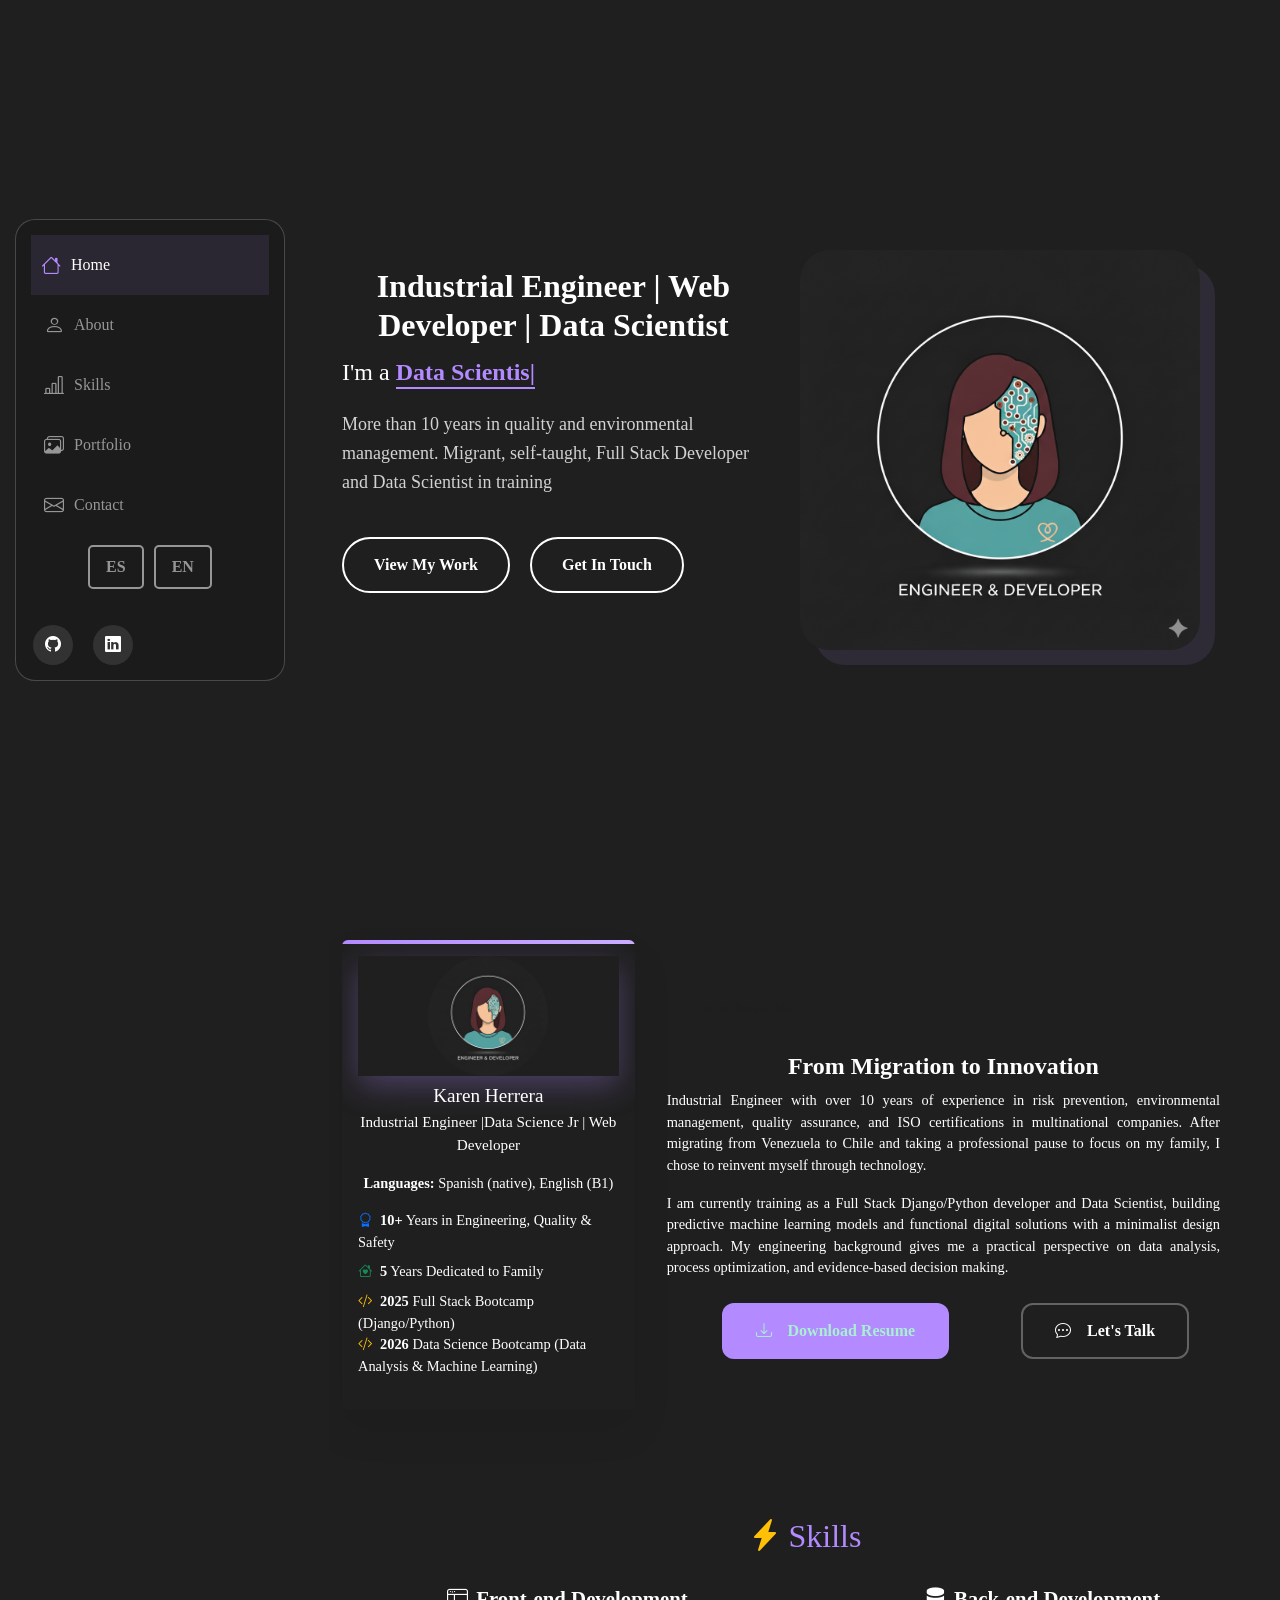
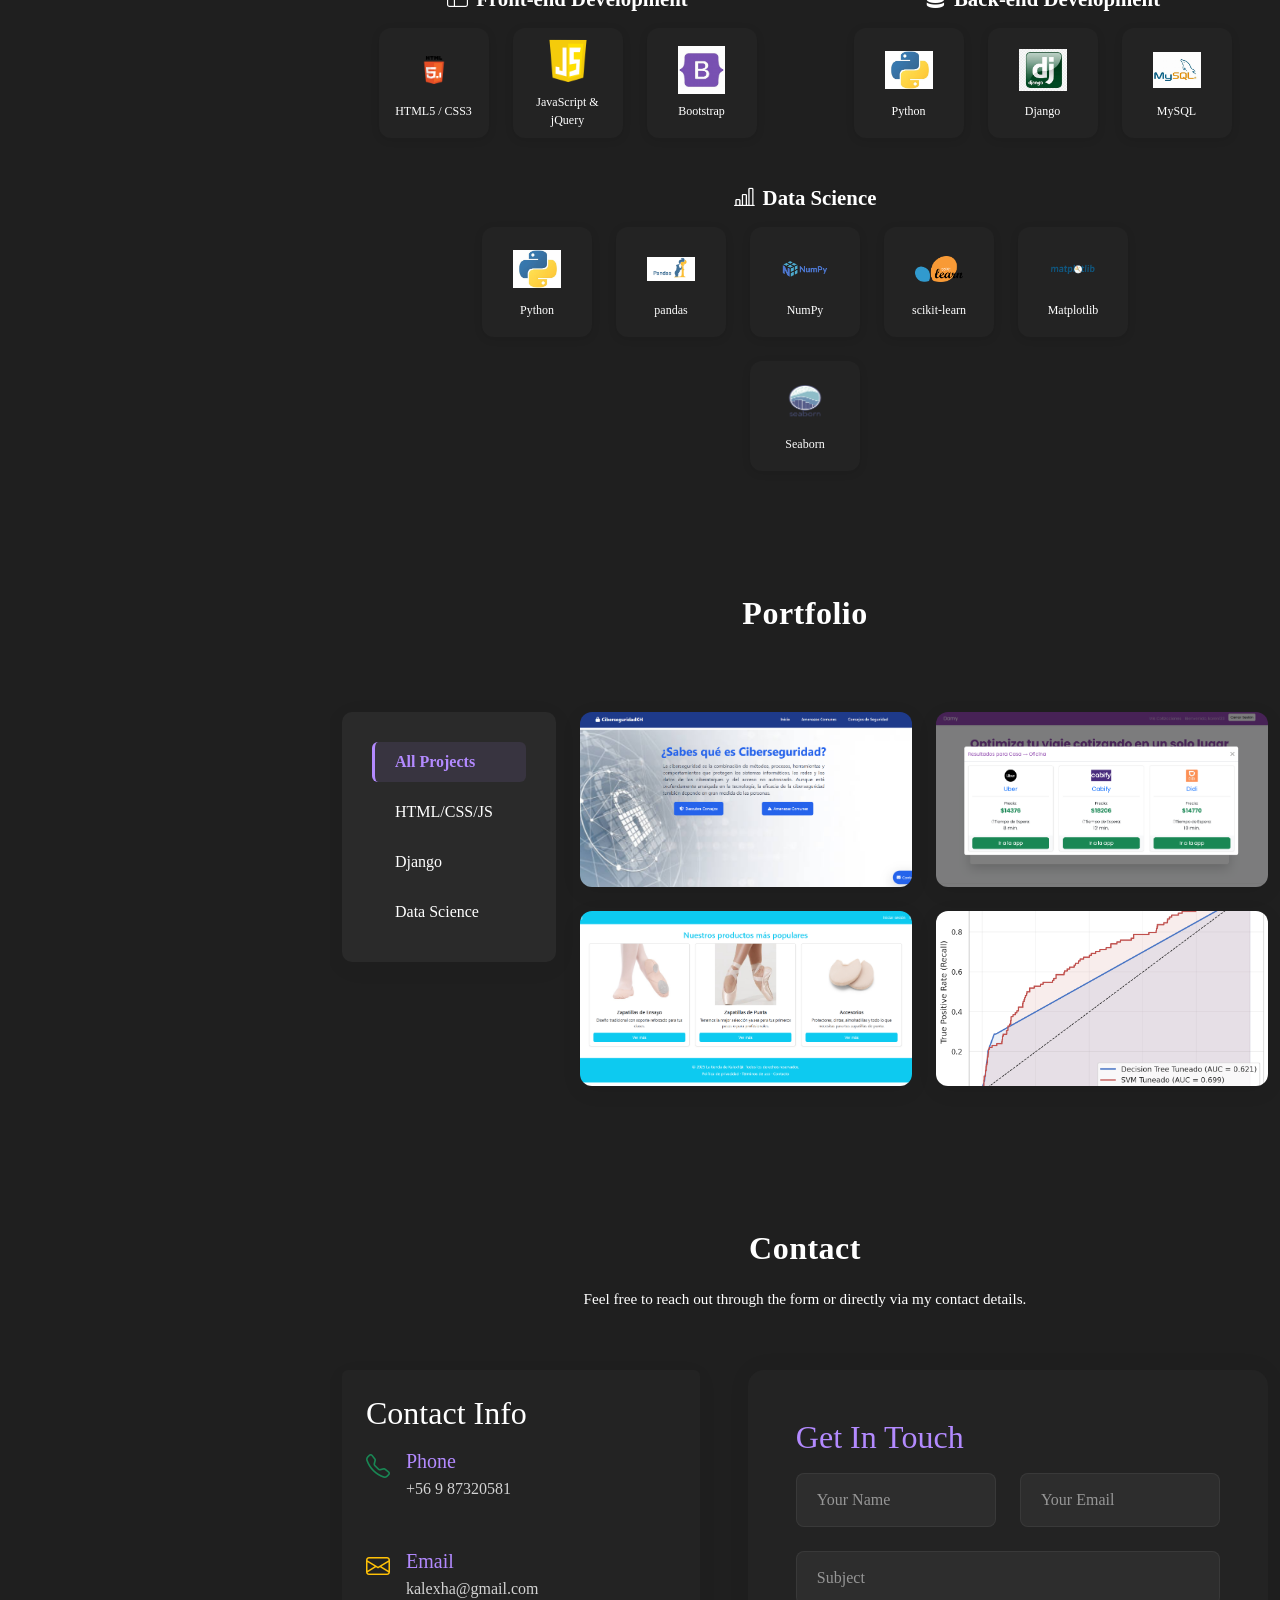
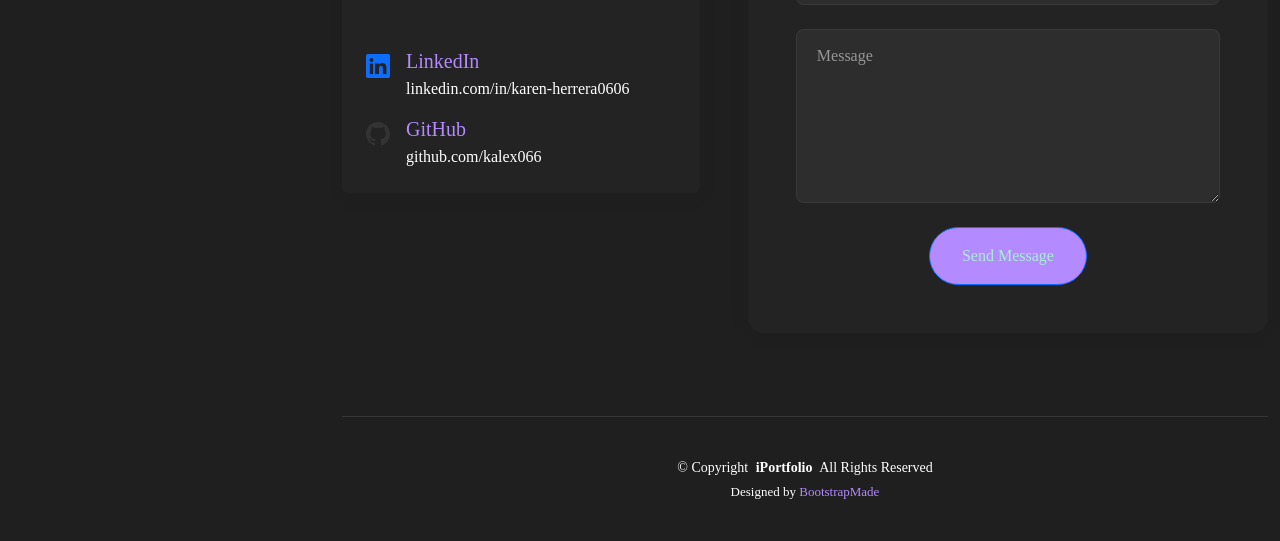
<file: index.html>
<!DOCTYPE html>
<html lang="en">

<head>
  <meta charset="utf-8">
  <meta content="width=device-width, initial-scale=1.0" name="viewport">
  <title>Index - SnapFolio Bootstrap Template</title>
  <meta name="description" content="">
  <meta name="keywords" content="">

  <!-- Favicons -->
  <link href="assets/img/favicon.png" rel="icon">
  <link href="assets/img/apple-touch-icon.png" rel="apple-touch-icon">

  <!-- Fonts -->
  <link href="https://fonts.googleapis.com" rel="preconnect">
  <link href="https://fonts.gstatic.com" rel="preconnect" crossorigin>
  <link href="https://fonts.googleapis.com/css2?family=Roboto:ital,wght@0,100;0,300;0,400;0,500;0,700;0,900;1,100;1,300;1,400;1,500;1,700;1,900&family=Ubuntu:ital,wght@0,300;0,400;0,500;0,700;1,300;1,400;1,500;1,700&family=Nunito:ital,wght@0,200;0,300;0,400;0,500;0,600;0,700;0,800;0,900;1,200;1,300;1,400;1,500;1,600;1,700;1,800;1,900&display=swap" rel="stylesheet">

  <!-- Vendor CSS Files -->
  <link href="assets/vendor/bootstrap/css/bootstrap.min.css" rel="stylesheet">
  <link href="assets/vendor/bootstrap-icons/bootstrap-icons.css" rel="stylesheet">
  <link href="assets/vendor/aos/aos.css" rel="stylesheet">
  <link href="assets/vendor/glightbox/css/glightbox.min.css" rel="stylesheet">
  <link href="assets/vendor/swiper/swiper-bundle.min.css" rel="stylesheet">

  <!-- Main CSS File -->
  <link href="assets/css/main.css" rel="stylesheet">

  <!-- =======================================================
  * Template Name: SnapFolio
  * Template URL: https://bootstrapmade.com/snapfolio-bootstrap-portfolio-template/
  * Updated: Jul 21 2025 with Bootstrap v5.3.7
  * Author: BootstrapMade.com
  * License: https://bootstrapmade.com/license/
  ======================================================== -->
</head>

<body class="index-page">

  <header id="header" class="header dark-background d-flex flex-column justify-content-center">
    <i class="header-toggle d-xl-none bi bi-list"></i>

    <div class="header-container d-flex flex-column align-items-start">
      <nav id="navmenu" class="navmenu">
        <ul>
          <li><a href="#hero" class="active"><i class="bi bi-house navicon"></i>Home</a></li>
          <li><a href="#about"><i class="bi bi-person navicon"></i> About</a></li>
          <li><a href="#skills"><i class="bi bi-bar-chart-line navicon"></i> Skills</a></li>
          <li><a href="#portfolio"><i class="bi bi-images navicon"></i> Portfolio</a></li>
          <li><a href="#contact"><i class="bi bi-envelope navicon"></i> Contact</a></li>
          <li>
            <div class="language-selector">
              <button onclick="location.href='index_es.html'">ES</button>
              <button onclick="location.href='index.html'">EN</button>
            </div>
          </li>
        </ul>
      </nav>

      <div class="social-links text-center d-flex justify-content-center gap-3 mt-3">
        <a href="https://github.com/kalex066/" class="Github"><i class="bi bi-github"></i></a>
        <a href="https://www.linkedin.com/in/karen-herrera0606/" class="linkedin"><i class="bi bi-linkedin"></i></a>
      </div>
    </div>
  </header>

  <main class="main">

    <!-- Hero Section -->
    <section id="hero" class="hero section">
      <div class="background-elements">
        <div class="bg-circle circle-1"></div>
        <div class="bg-circle circle-2"></div>
      </div>
      <div class="hero-content">
        <div class="container">
          <div class="row align-items-center">
            <div class="col-lg-6" data-aos="fade-right" data-aos-delay="100">
              <div class="hero-text">
                <h2>Industrial Engineer | Web Developer | Data Scientist</h2>
                <p class="lead">I'm a <span class="typed" data-typed-items="Data Scientist, Web Developer, Industrial Engineer"></span></p>
                <p class="description">More than 10 years in quality and environmental management. Migrant, self-taught, Full Stack Developer and Data Scientist in training</p>
                <div class="hero-actions">
                  <a href="#portfolio" class="btn btn-primary">View My Work</a>
                  <a href="#contact" class="btn btn-outline">Get In Touch</a>
                </div>
              </div>
            </div>

            <div class="col-lg-6" data-aos="fade-left" data-aos-delay="200">
              <div class="hero-visual">
                <div class="profile-container">
                  <div class="profile-background"></div>
                  <img src="assets/img/profile/khimg.png" alt="Karen Herrera" class="profile-image">
                </div>
              </div>
            </div>
          </div>
        </div>
      </div>
    </section>
    <!-- fin/Hero Section -->
    <!-- About Section -->
    <section id="about" class="about section" style="padding: 40px 0;">
      <div class="container" data-aos="fade-up" data-aos-delay="100">
        <!-- Fila principal: Card + Biografía -->
        <div class="row align-items-center mb-4">
          <!-- Card del perfil -->
          <div class="col-lg-4">
            <div class="profile-card text-center p-3 rounded" style="background: linear-gradient(135deg, var(--surface-color), var(--brand-lilac)); border: 1px solid var(--brand-mint); color: var(--default-color);">
              <div class="profile-image mb-2" style="border: 4px solid var(--brand-lilac); box-shadow: 0 10px 30px rgba(179, 138, 255, 0.3);">
                <img src="assets/img/profile/khimg.png" alt="Profile Image" class="img-fluid rounded-circle" style="max-width: 120px;">
              </div>
              <h3 class="mb-1" style="font-size: 1.2rem; color: var(--brand-lilac);">Karen Herrera</h3>
              <p class="profession" style="font-size: 0.95rem; color: var(--brand-mint);">Industrial Engineer |Data Science Jr | Web Developer</p>
              <p style="font-size: 0.9rem;"><strong>Languages:</strong> Spanish (native), English (B1)</p>
              <ul class="text-start mt-3" style="list-style: none; padding-left: 0; font-size: 0.9rem;">
                <li class="mb-2"><i class="bi bi-award text-primary me-2"></i><strong>10+</strong> Years in Engineering, Quality & Safety</li>
                <li class="mb-2"><i class="bi bi-house-heart text-success me-2"></i><strong>5</strong> Years Dedicated to Family</li>
                <li><i class="bi bi-code-slash text-warning me-2"></i><strong>2025</strong> Full Stack Bootcamp (Django/Python)</li>
                <li><i class="bi bi-code-slash text-warning me-2"></i><strong>2026</strong> Data Science Bootcamp (Data Analysis & Machine Learning)</li>
              </ul>
            </div>
          </div>
          <!-- Biografía -->
          <div class="col-lg-8">
            <div class="about-content p-2 pe-lg-5">
              <div class="section-header mb-2">
                <span class="badge-text" style="background: linear-gradient(135deg, var(--brand-lilac), var(--brand-mint)); color: #1f1f1f; font-size: 0.85rem;">Get to Know Me</span>
                <h2 class="h5" style="font-size: 1.5rem; color: var(--brand-lilac);">From Migration to Innovation</h2>
              </div>
              <p style="font-size: 0.9rem; text-align: justify;">
                Industrial Engineer with over 10 years of experience in risk prevention, environmental management, quality assurance, and ISO certifications in multinational companies. After migrating from Venezuela to Chile and taking a professional pause to focus on my family, I chose to reinvent myself through technology.
              </p>
              <p style="font-size: 0.9rem; text-align: justify;">
                I am currently training as a Full Stack Django/Python developer and Data Scientist, building predictive machine learning models and functional digital solutions with a minimalist design approach. My engineering background gives me a practical perspective on data analysis, process optimization, and evidence-based decision making.
              </p>
              <div class="cta-section mt-4 d-flex flex-wrap justify-content-center gap-5">
                <a href="assets/docs/Karen Herrera-CV.pdf" class="btn btn-primary mx-4" download>
                  <i class="bi bi-download me-2"></i>Download Resume
                </a>
                <a href="#contact" class="btn btn-outline">
                  <i class="bi bi-chat-dots me-2"></i>Let's Talk
                </a>
              </div>
            </div>
          </div>
        </div><!-- End row card + bio -->
      </div>
    </section><!-- /About Section -->

    <!-- Skills Section -->
    <section id="skills" class="skills section" style="padding: 40px 0;">
      <div class="container" data-aos="fade-up" data-aos-delay="100">

        <!-- Título -->
        <div class="row mb-4">
          <div class="col-12 text-center">
            <h3 style="font-size: 2rem; margin-bottom: 0.5rem;">
              <i class="bi bi-lightning-charge-fill text-warning me-2"></i>Skills
            </h3>
          </div>
        </div>

        <!-- Fila 1: Front-end + Back-end -->
        <div class="row justify-content-center mb-4">
          <div class="col-lg-6 mb-4" data-aos="fade-right" data-aos-delay="200">
            <h4 class="skill-title mb-3 text-center" style="color: var(--brand-lilac); font-size: 1.3rem;">
              <i class="bi bi-window-sidebar me-2"></i>Front-end Development
            </h4>
            <div class="d-flex flex-wrap justify-content-center gap-4">
              <div class="skill-card text-center">
                <img src="assets/img/icons/HTML.png" alt="HTML5">
                <p class="mt-2 mb-0">HTML5 / CSS3</p>
              </div>
              <div class="skill-card text-center">
                <img src="assets/img/icons/JS.png" alt="JavaScript">
                <p class="mt-2 mb-0">JavaScript & jQuery</p>
              </div>
              <div class="skill-card text-center">
                <img src="assets/img/icons/BOOTSTRAP.jpg" alt="Bootstrap">
                <p class="mt-2 mb-0">Bootstrap</p>
              </div>
            </div>
          </div>
          <div class="col-lg-6 mb-4" data-aos="fade-left" data-aos-delay="300">
            <h4 class="skill-title mb-3 text-center" style="color: var(--brand-mint); font-size: 1.3rem;">
              <i class="bi bi-server me-2"></i>Back-end Development
            </h4>
            <div class="d-flex flex-wrap justify-content-center gap-4">
              <div class="skill-card text-center">
                <img src="assets/img/icons/PYTHON.jpg" alt="Python">
                <p class="mt-2 mb-0">Python</p>
              </div>
              <div class="skill-card text-center">
                <img src="assets/img/icons/DJANGO.jpg" alt="Django">
                <p class="mt-2 mb-0">Django</p>
              </div>
              <div class="skill-card text-center">
                <img src="assets/img/icons/MYSQL.jpg" alt="MySQL">
                <p class="mt-2 mb-0">MySQL</p>
              </div>
            </div>
          </div>
        </div>

        <!-- Fila 2: Data Science -->
        <div class="row justify-content-center">
          <div class="col-lg-10" data-aos="fade-up" data-aos-delay="400">
            <h4 class="skill-title mb-3 text-center" style="color: var(--brand-lilac); font-size: 1.3rem;">
              <i class="bi bi-bar-chart-line me-2"></i>Data Science
            </h4>
            <div class="d-flex flex-wrap justify-content-center gap-4">
              <div class="skill-card text-center">
                <img src="assets/img/icons/PYTHON.jpg" alt="Python">
                <p class="mt-2 mb-0">Python</p>
              </div>
              <div class="skill-card text-center">
                <img src="assets/img/icons/pandas.jpg" alt="Pandas">
                <p class="mt-2 mb-0">pandas</p>
              </div>
              <div class="skill-card text-center">
                <img src="assets/img/icons/numpy.png" alt="NumPy">
                <p class="mt-2 mb-0">NumPy</p>
              </div>
              <div class="skill-card text-center">
                <img src="assets/img/icons/sklearn.png" alt="scikit-learn">
                <p class="mt-2 mb-0">scikit-learn</p>
              </div>
              <div class="skill-card text-center">
                <img src="assets/img/icons/matplotlib.png" alt="Matplotlib">
                <p class="mt-2 mb-0">Matplotlib</p>
              </div>
              <div class="skill-card text-center">
                <img src="assets/img/icons/seaborn.png" alt="Seaborn">
                <p class="mt-2 mb-0">Seaborn</p>
              </div>
            </div>
          </div>
        </div>

      </div>
    </section><!-- /Skills Section -->
    <!-- Portfolio Section -->
    <section id="portfolio" class="portfolio section">

      <!-- Section Title -->
      <div class="container section-title" data-aos="fade-up">
        <h2>Portfolio</h2>
      </div><!-- End Section Title -->

      <div class="container" data-aos="fade-up" data-aos-delay="100">

        <div class="isotope-layout" data-default-filter="*" data-layout="masonry" data-sort="original-order">
          <div class="row">
            <div class="col-lg-3 filter-sidebar">
              <div class="filters-wrapper" data-aos="fade-right" data-aos-delay="150">
                <ul class="portfolio-filters isotope-filters">
                  <li data-filter="*" class="filter-active">All Projects</li>
                  <li data-filter=".filter-frontend">HTML/CSS/JS</li>
                  <li data-filter=".filter-django">Django</li>
                  <li data-filter=".filter-others">Data Science</li>
                </ul>
              </div>
            </div>

            <div class="col-lg-9">
              <div class="row gy-4 portfolio-container isotope-container" data-aos="fade-up" data-aos-delay="200">
                <div class="col-lg-6 col-md-6 portfolio-item isotope-item filter-frontend">
                  <div class="portfolio-wrap">
                    <img src="assets/img/portfolio/cyberseguridad/cyberseguridadpag1.png" class="img-fluid" alt="Portfolio Image" loading="lazy">
                    <div class="portfolio-info">
                      <div class="content">
                        <span class="category">HTML/CSS/JS</span>
                        <h4>Cyberseguridad</h4>
                        <div class="portfolio-links">
                          <a href="portfolio-details_cyberseguridad.html" title="More Details"><i class="bi bi-arrow-right"></i></a>
                        </div>
                      </div>
                    </div>
                  </div>
                </div><!-- End Portfolio Item -->
                <div class="col-lg-6 col-md-6 portfolio-item isotope-item filter-django">
                  <div class="portfolio-wrap">
                    <img src="assets/img/portfolio/Damy/cotizaciones.png" class="img-django" alt="Portfolio Image" loading="lazy">
                    <div class="portfolio-info">
                      <div class="content">
                        <span class="category">Django</span>
                        <h4>Damy</h4>
                        <div class="portfolio-links">
                          <a href="portfolio-details_damy.html" title="More Details"><i class="bi bi-arrow-right"></i></a>
                        </div>
                      </div>
                    </div>
                  </div>
                </div><!-- End Portfolio Item -->
                <div class="col-lg-6 col-md-6 portfolio-item isotope-item filter-django">
                  <div class="portfolio-wrap">
                    <img src="assets/img/portfolio/tienda/portadatiendaballet.png" class="img-django" alt="Portfolio Image" loading="lazy">
                    <div class="portfolio-info">
                      <div class="content">
                        <span class="category">Django</span>
                        <h4>Ballet Store</h4>
                        <div class="portfolio-links">
                          <a href="portfolio-details_gestordeproductos.html" title="More Details"><i class="bi bi-arrow-right"></i></a>
                        </div>
                      </div>
                    </div>
                  </div>
                </div><!-- End Portfolio Item -->
                <div class="col-lg-6 col-md-6 portfolio-item isotope-item filter-others">
                  <div class="portfolio-wrap">
                    <img src="assets/img/portfolio//Bankmarketing/curva_roc_bank_marketing.png" class="img-datascience" alt="Portfolio Image" loading="lazy">
                    <div class="portfolio-info">
                      <div class="content">
                        <span class="category">Data Science</span>
                        <h4>Bank Marketing</h4>
                        <div class="portfolio-links">
                          <a href="portfolio-details_bankmarketing.html" title="More Details"><i class="bi bi-arrow-right"></i></a>
                        </div>
                      </div>
                    </div>
                  </div>
                </div><!-- End Portfolio Item -->
              </div>
            </div>
          </div>
        </div>
      </div>
    </section><!-- /Portfolio Section -->

    <!-- Contact Section -->
    <section id="contact" class="contact section">
      <div class="container section-title" data-aos="fade-up">
        <h2>Contact</h2>
        <p>Feel free to reach out through the form or directly via my contact details.</p>
      </div>

      <div class="container">
        <div class="row g-4 g-lg-5 align-items-start">
          
          <!-- Contact Info -->
          <div class="col-lg-5">
            <div class="info-box p-4 rounded" style="background-color: var(--surface-color); box-shadow: 0 5px 20px rgba(0,0,0,0.05);">
              <h3 class="mb-3" style="color: var(--heading-color);">Contact Info</h3>
              
              <div class="info-item mb-3 d-flex align-items-start gap-3">
                <i class="bi bi-telephone text-success fs-4"></i>
                <div>
                  <h5 class="mb-1">Phone</h5>
                  <p style="color: var(--heading-color);">+56 9 87320581</p>
                </div>
              </div>

              <div class="info-item mb-3 d-flex align-items-start gap-3">
                <i class="bi bi-envelope text-warning fs-4"></i>
                <div>
                  <h5 class="mb-1">Email</h5>
                  <p style="color: var(--heading-color);">kalexha@gmail.com</p>
                </div>
              </div>

              <div class="info-item mb-3 d-flex align-items-start gap-3">
                <i class="bi bi-linkedin text-primary fs-4"></i>
                <div>
                  <h5 class="mb-1">LinkedIn</h5>
                  <a href="https://www.linkedin.com/in/karen-herrera0606/" target="_blank" style="color: var(--heading-color);">linkedin.com/in/karen-herrera0606</a>
                </div>
              </div>

              <div class="info-item d-flex align-items-start gap-3">
                <i class="bi bi-github fs-4" style="color: #333;"></i>
                <div>
                  <h5 class="mb-1">GitHub</h5>
                  <a href="https://github.com/kalex066" target="_blank" style="color: var(--heading-color);">github.com/kalex066</a>
                </div>
              </div>
            </div>
          </div>

          <!-- Contact Form -->
          <div class="col-lg-7">
            <div class="contact-form">
              <h3 class="mb-3" style="color: var(--accent-color);">Get In Touch</h3>
              <form action="https://formspree.io/f/xovyjyyz" method="post" class="php-email-form">
                <div class="row gy-4">
                  <div class="col-md-6">
                    <input type="text" name="name" class="form-control" placeholder="Your Name" required>
                  </div>
                  <div class="col-md-6">
                    <input type="email" name="email" class="form-control" placeholder="Your Email" required>
                  </div>
                  <div class="col-12">
                    <input type="text" name="subject" class="form-control" placeholder="Subject" required>
                  </div>
                  <div class="col-12">
                    <textarea name="message" rows="6" class="form-control" placeholder="Message" required></textarea>
                  </div>
                  <div class="col-12 text-center">
                    <div class="loading">Loading</div>
                    <div class="error-message"></div>
                    <div class="sent-message">Your message has been sent. Thank you!</div>
                    <button type="submit" class="btn btn-primary">Send Message</button>
                  </div>
                </div>
              </form>
            </div>
          </div>

        </div>
      </div>
    </section>
  </main>

  <footer id="footer" class="footer position-relative">

    <div class="container">
      <div class="copyright text-center ">
        <p>© <span>Copyright</span> <strong class="px-1 sitename">iPortfolio</strong> <span>All Rights Reserved</span></p>
      </div>
      <div class="credits">
        <!-- All the links in the footer should remain intact. -->
        <!-- You can delete the links only if you've purchased the pro version. -->
        <!-- Licensing information: https://bootstrapmade.com/license/ -->
        <!-- Purchase the pro version with working PHP/AJAX contact form: [buy-url] -->
        Designed by <a href="https://bootstrapmade.com/">BootstrapMade</a>
      </div>
    </div>

  </footer>

  <!-- Scroll Top -->
  <a href="#" id="scroll-top" class="scroll-top d-flex align-items-center justify-content-center"><i class="bi bi-arrow-up-short"></i></a>

  <!-- Preloader -->
  <div id="preloader"></div>

  <!-- Vendor JS Files -->
  <script src="assets/vendor/bootstrap/js/bootstrap.bundle.min.js"></script>
  <script src="assets/vendor/aos/aos.js"></script>
  <script src="assets/vendor/typed.js/typed.umd.js"></script>
  <script src="assets/vendor/purecounter/purecounter_vanilla.js"></script>
  <script src="assets/vendor/waypoints/noframework.waypoints.js"></script>
  <script src="assets/vendor/isotope-layout/isotope.pkgd.min.js"></script>
  <script src="assets/vendor/imagesloaded/imagesloaded.pkgd.min.js"></script>
  <script src="assets/vendor/glightbox/js/glightbox.min.js"></script>
  <script src="assets/vendor/swiper/swiper-bundle.min.js"></script>

  <!-- Main JS File -->
  <script src="assets/js/main.js"></script>

</body>

</html>
</file>
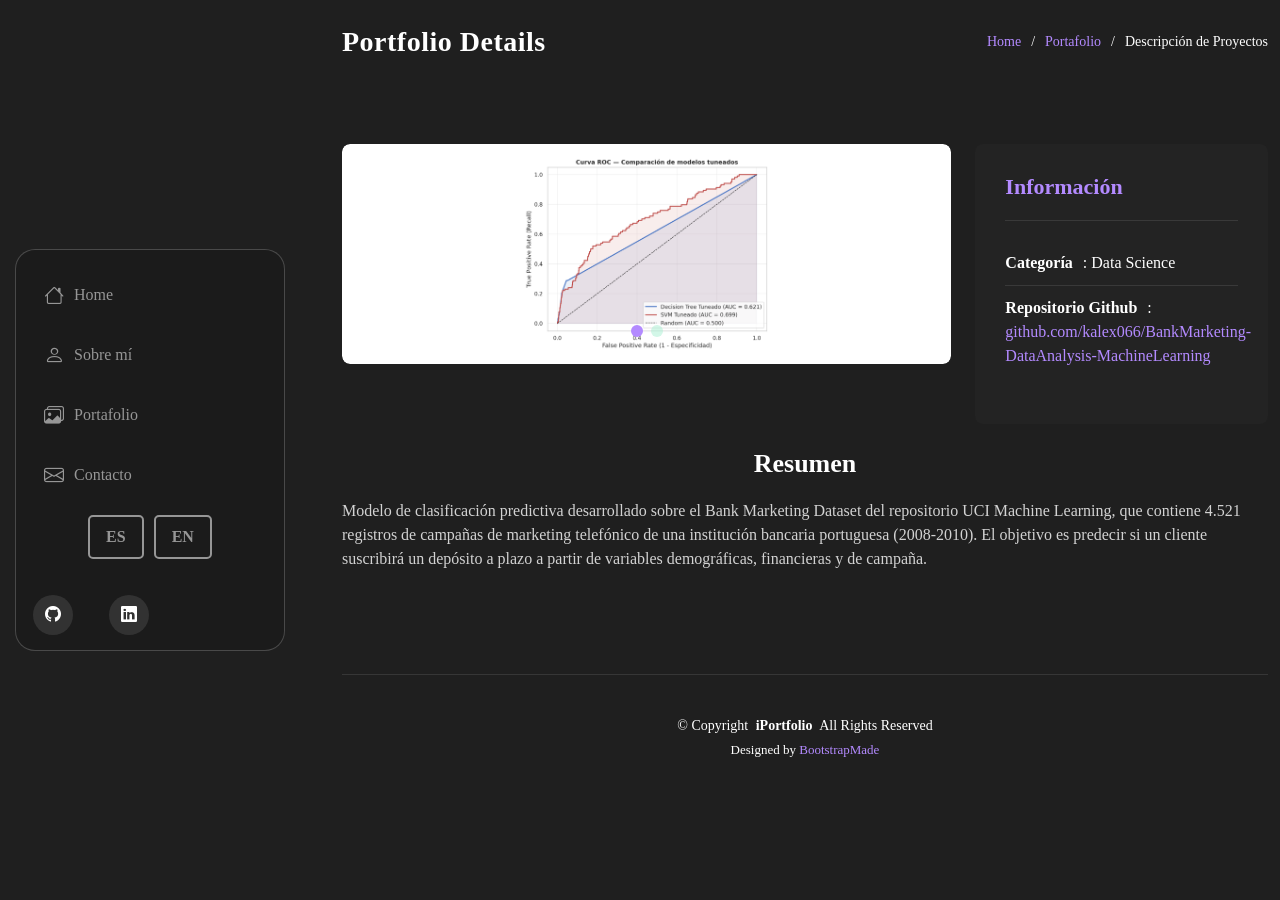
<file: portafolio-detalle_bankmarketing_es.html>
<!DOCTYPE html>
<html lang="en">

<head>
  <meta charset="utf-8">
  <meta content="width=device-width, initial-scale=1.0" name="viewport">
  <title>Portfolio Details - SnapFolio Bootstrap Template</title>
  <meta name="description" content="">
  <meta name="keywords" content="">

  <!-- Favicons -->
  <link href="assets/img/favicon.png" rel="icon">
  <link href="assets/img/apple-touch-icon.png" rel="apple-touch-icon">

  <!-- Fonts -->
  <link href="https://fonts.googleapis.com" rel="preconnect">
  <link href="https://fonts.gstatic.com" rel="preconnect" crossorigin>
  <link href="https://fonts.googleapis.com/css2?family=Roboto:ital,wght@0,100;0,300;0,400;0,500;0,700;0,900;1,100;1,300;1,400;1,500;1,700;1,900&family=Ubuntu:ital,wght@0,300;0,400;0,500;0,700;1,300;1,400;1,500;1,700&family=Nunito:ital,wght@0,200;0,300;0,400;0,500;0,600;0,700;0,800;0,900;1,200;1,300;1,400;1,500;1,600;1,700;1,800;1,900&display=swap" rel="stylesheet">

  <!-- Vendor CSS Files -->
  <link href="assets/vendor/bootstrap/css/bootstrap.min.css" rel="stylesheet">
  <link href="assets/vendor/bootstrap-icons/bootstrap-icons.css" rel="stylesheet">
  <link href="assets/vendor/aos/aos.css" rel="stylesheet">
  <link href="assets/vendor/glightbox/css/glightbox.min.css" rel="stylesheet">
  <link href="assets/vendor/swiper/swiper-bundle.min.css" rel="stylesheet">

  <!-- Main CSS File -->
  <link href="assets/css/main.css" rel="stylesheet">

  <!-- =======================================================
  * Template Name: SnapFolio
  * Template URL: https://bootstrapmade.com/snapfolio-bootstrap-portfolio-template/
  * Updated: Jul 21 2025 with Bootstrap v5.3.7
  * Author: BootstrapMade.com
  * License: https://bootstrapmade.com/license/
  ======================================================== -->
</head>

<body class="portfolio-details-page">

  <header id="header" class="header dark-background d-flex flex-column justify-content-center">
    <i class="header-toggle d-xl-none bi bi-list"></i>

    <div class="header-container d-flex flex-column align-items-start">
      <nav id="navmenu" class="navmenu">
        <ul>
          <li><a href="index.html"><i class="bi bi-house navicon"></i>Home</a></li>
          <li><a href="index.html#about"><i class="bi bi-person navicon"></i> Sobre mí</a></li>
          <li><a href="index.html#portfolio"><i class="bi bi-images navicon"></i> Portafolio</a></li>
          <li><a href="index.html#contact"><i class="bi bi-envelope navicon"></i> Contacto</a></li>
          <li>
            <div class="language-selector">
              <button onclick="location.href='portafolio-detalle_bankmarketing_es.html'">ES</button>
              <button onclick="location.href='portfolio-details_bankmarketing.html'">EN</button>
            </div>
           </li>
        </ul>
      </nav>

      <div class="social-links text-center">
        <a href="https://github.com/kalex066/" class="github"><i class="bi bi-github"></i></a>
        <a href="https://www.linkedin.com/in/karen-herrera0606/" class="linkedin"><i class="bi bi-linkedin"></i></a>
      </div>

    </div>

  </header>

  <main class="main">

    <!-- Page Title -->
    <div class="page-title dark-background">
      <div class="container d-lg-flex justify-content-between align-items-center">
        <h1 class="mb-2 mb-lg-0">Portfolio Details</h1>
        <nav class="breadcrumbs">
          <ol>
            <li><a href="index.html">Home</a></li>
            <li><a href="index.html#portfolio">Portafolio</a></li>
            <li class="current">Descripción de Proyectos</li>
          </ol>
        </nav>
      </div>
    </div><!-- End Page Title -->

    <!-- Portfolio Details Section -->
    <section id="portfolio-details" class="portfolio-details section">

      <div class="container" data-aos="fade-up" data-aos-delay="100">

        <div class="row gy-4">

          <div class="col-lg-8">
            <div class="portfolio-details-slider swiper init-swiper">

              <script type="application/json" class="swiper-config">
                {
                  "loop": true,
                  "speed": 600,
                  "autoplay": {
                    "delay": 5000
                  },
                  "slidesPerView": "auto",
                  "pagination": {
                    "el": ".swiper-pagination",
                    "type": "bullets",
                    "clickable": true
                  }
                }
              </script>

              <div class="swiper-wrapper align-items-center">

                <div class="swiper-slide">
                  <img src="assets/img/portfolio/Bankmarketing/curva_roc_bank_marketing.png" alt="Portfolio Image" class="img-fluid" loading="lazy">
                </div>

                <div class="swiper-slide">
                  <img src="assets/img/portfolio/Bankmarketing/matriz_confusion_tuneada.png" alt="Portfolio Image" class="img-fluid" loading="lazy">
                </div>

              </div>
              <div class="swiper-pagination"></div>
            </div>
          </div>

          <div class="col-lg-4">
            <div class="portfolio-info" data-aos="fade-left" data-aos-delay="200">
              <h3>Información</h3>
              <ul>
                <li><strong>Categoría</strong>: Data Science</li>
                <li><strong>Repositorio Github</strong>:
                  <a href="https://github.com/kalex066/BankMarketing-DataAnalysis-MachineLearning" target="_blank">github.com/kalex066/BankMarketing-DataAnalysis-MachineLearning</a>
                </li>
              </ul>
            </div>
          </div>

        </div><!-- End row slider + info -->
        <div class="row mt-4">
          <div class="col-lg-12">
            <div class="portfolio-description">
              <h2>Resumen</h2>
              <p>
                Modelo de clasificación predictiva desarrollado sobre el Bank Marketing Dataset del repositorio UCI Machine Learning, que contiene 4.521 registros de campañas de marketing telefónico de una institución bancaria portuguesa (2008-2010). El objetivo es predecir si un cliente suscribirá un depósito a plazo a partir de variables demográficas, financieras y de campaña.
              </p>
            </div>
          </div>
        </div><!-- End row description -->

      </div><!-- End container -->
    </section><!-- /Portfolio Details Section -->
  </main>

  <footer id="footer" class="footer position-relative">

    <div class="container">
      <div class="copyright text-center ">
        <p>© <span>Copyright</span> <strong class="px-1 sitename">iPortfolio</strong> <span>All Rights Reserved</span></p>
      </div>
      <div class="credits">
        <!-- All the links in the footer should remain intact. -->
        <!-- You can delete the links only if you've purchased the pro version. -->
        <!-- Licensing information: https://bootstrapmade.com/license/ -->
        <!-- Purchase the pro version with working PHP/AJAX contact form: [buy-url] -->
        Designed by <a href="https://bootstrapmade.com/">BootstrapMade</a>
      </div>
    </div>

  </footer>

  <!-- Scroll Top -->
  <a href="#" id="scroll-top" class="scroll-top d-flex align-items-center justify-content-center"><i class="bi bi-arrow-up-short"></i></a>

  <!-- Preloader -->
  <div id="preloader"></div>

  <!-- Vendor JS Files -->
  <script src="assets/vendor/bootstrap/js/bootstrap.bundle.min.js"></script>
  <script src="assets/vendor/php-email-form/validate.js"></script>
  <script src="assets/vendor/aos/aos.js"></script>
  <script src="assets/vendor/typed.js/typed.umd.js"></script>
  <script src="assets/vendor/purecounter/purecounter_vanilla.js"></script>
  <script src="assets/vendor/waypoints/noframework.waypoints.js"></script>
  <script src="assets/vendor/isotope-layout/isotope.pkgd.min.js"></script>
  <script src="assets/vendor/imagesloaded/imagesloaded.pkgd.min.js"></script>
  <script src="assets/vendor/glightbox/js/glightbox.min.js"></script>
  <script src="assets/vendor/swiper/swiper-bundle.min.js"></script>

  <!-- Main JS File -->
  <script src="assets/js/main.js"></script>

</body>

</html>
</file>
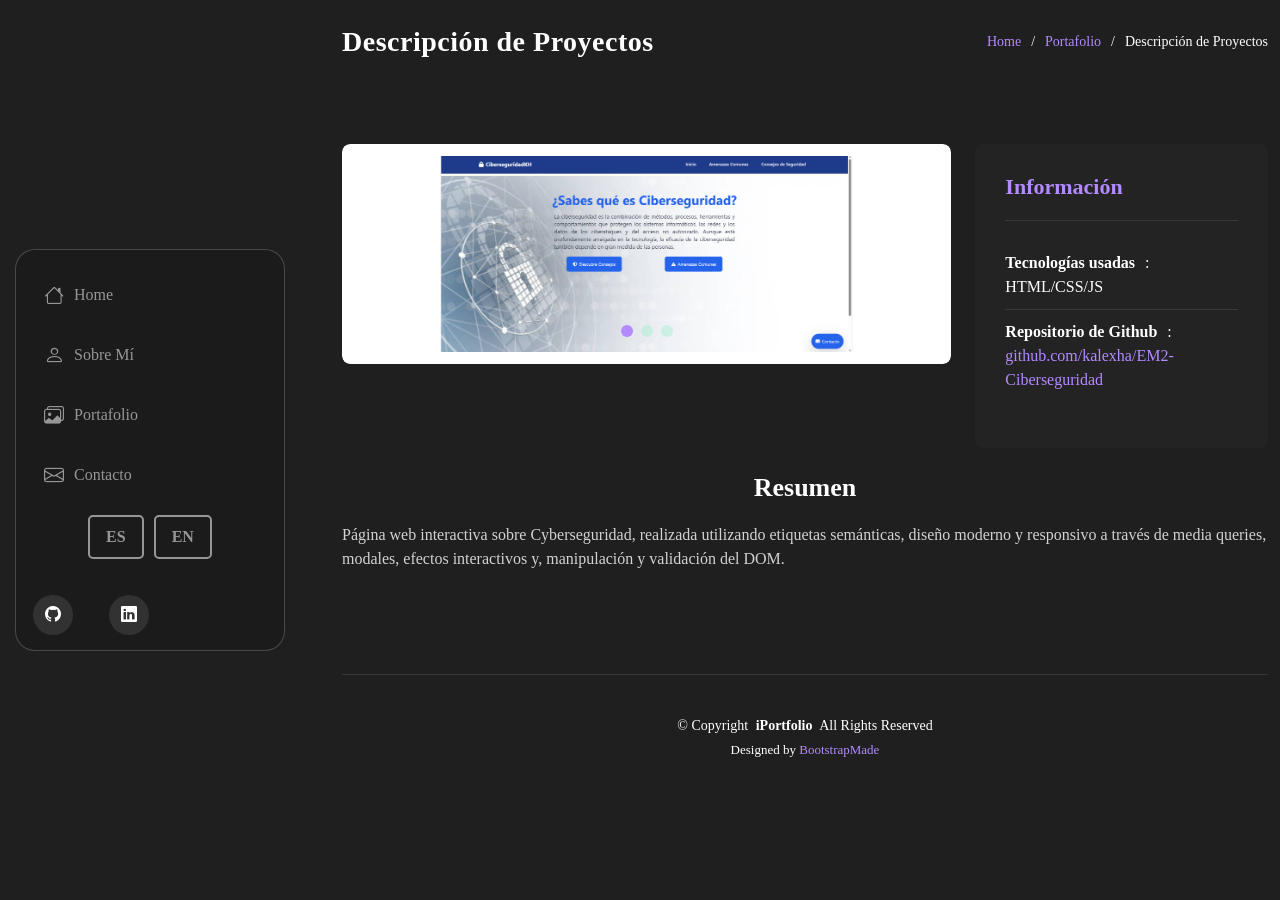
<file: portafolio-detalle_cyberseguridad_es.html>
<!DOCTYPE html>
<html lang="en">

<head>
  <meta charset="utf-8">
  <meta content="width=device-width, initial-scale=1.0" name="viewport">
  <title>Portfolio Details - SnapFolio Bootstrap Template</title>
  <meta name="description" content="">
  <meta name="keywords" content="">

  <!-- Favicons -->
  <link href="assets/img/favicon.png" rel="icon">
  <link href="assets/img/apple-touch-icon.png" rel="apple-touch-icon">

  <!-- Fonts -->
  <link href="https://fonts.googleapis.com" rel="preconnect">
  <link href="https://fonts.gstatic.com" rel="preconnect" crossorigin>
  <link href="https://fonts.googleapis.com/css2?family=Roboto:ital,wght@0,100;0,300;0,400;0,500;0,700;0,900;1,100;1,300;1,400;1,500;1,700;1,900&family=Ubuntu:ital,wght@0,300;0,400;0,500;0,700;1,300;1,400;1,500;1,700&family=Nunito:ital,wght@0,200;0,300;0,400;0,500;0,600;0,700;0,800;0,900;1,200;1,300;1,400;1,500;1,600;1,700;1,800;1,900&display=swap" rel="stylesheet">

  <!-- Vendor CSS Files -->
  <link href="assets/vendor/bootstrap/css/bootstrap.min.css" rel="stylesheet">
  <link href="assets/vendor/bootstrap-icons/bootstrap-icons.css" rel="stylesheet">
  <link href="assets/vendor/aos/aos.css" rel="stylesheet">
  <link href="assets/vendor/glightbox/css/glightbox.min.css" rel="stylesheet">
  <link href="assets/vendor/swiper/swiper-bundle.min.css" rel="stylesheet">

  <!-- Main CSS File -->
  <link href="assets/css/main.css" rel="stylesheet">

  <!-- =======================================================
  * Template Name: SnapFolio
  * Template URL: https://bootstrapmade.com/snapfolio-bootstrap-portfolio-template/
  * Updated: Jul 21 2025 with Bootstrap v5.3.7
  * Author: BootstrapMade.com
  * License: https://bootstrapmade.com/license/
  ======================================================== -->
</head>

<body class="portfolio-details-page">

  <header id="header" class="header dark-background d-flex flex-column justify-content-center">
    <i class="header-toggle d-xl-none bi bi-list"></i>

    <div class="header-container d-flex flex-column align-items-start">
      <nav id="navmenu" class="navmenu">
        <ul>
          <li><a href="index.html"><i class="bi bi-house navicon"></i>Home</a></li>
          <li><a href="index.html#about"><i class="bi bi-person navicon"></i> Sobre Mí</a></li>
          <li><a href="index.html#portfolio"><i class="bi bi-images navicon"></i> Portafolio</a></li>
          <li><a href="index.html#contact"><i class="bi bi-envelope navicon"></i> Contacto</a></li>
          <li>
            <div class="language-selector">
              <button onclick="location.href='portafolio-detalle_cyberseguridad_es.html'">ES</button>
              <button onclick="location.href='portfolio-details_cyberseguridad.html'">EN</button>
            </div>
          </li>
        </ul>
      </nav>

      <div class="social-links text-center">
        <a href="https://github.com/kalex066/" class="github"><i class="bi bi-github"></i></a>
        <a href="https://www.linkedin.com/in/karen-herrera0606/" class="linkedin"><i class="bi bi-linkedin"></i></a>
      </div>

    </div>

  </header>

  <main class="main">

    <!-- Page Title -->
    <div class="page-title dark-background">
      <div class="container d-lg-flex justify-content-between align-items-center">
        <h1 class="mb-2 mb-lg-0">Descripción de Proyectos</h1>
        <nav class="breadcrumbs">
          <ol>
            <li><a href="index.html">Home</a></li>
            <li><a href="index.html#portfolio">Portafolio</a></li>
            <li class="current">Descripción de Proyectos</li>
          </ol>
        </nav>
      </div>
    </div><!-- End Page Title -->

    <!-- Portfolio Details Section -->
    <section id="portfolio-details" class="portfolio-details section">

      <div class="container" data-aos="fade-up" data-aos-delay="100">

        <div class="row gy-4">

          <div class="col-lg-8">
            <div class="portfolio-details-slider swiper init-swiper">

              <script type="application/json" class="swiper-config">
                {
                  "loop": true,
                  "speed": 600,
                  "autoplay": {
                    "delay": 5000
                  },
                  "slidesPerView": "auto",
                  "pagination": {
                    "el": ".swiper-pagination",
                    "type": "bullets",
                    "clickable": true
                  }
                }
              </script>

              <div class="swiper-wrapper align-items-center">

                <div class="swiper-slide">
                  <img src="assets/img/portfolio/cyberseguridad/cyberseguridadpag1.png" alt="Portfolio Image" class="img-fluid" loading="lazy">
                </div>

                <div class="swiper-slide">
                  <img src="assets/img/portfolio/cyberseguridad/cyberseguridadpag2.png" alt="Portfolio Image" class="img-fluid" loading="lazy">
                </div>

                <div class="swiper-slide">
                  <img src="assets/img/portfolio/cyberseguridad/cyberseguridadpag3.png" alt="Portfolio Image" class="img-fluid" loading="lazy">
                </div>

              </div>
              <div class="swiper-pagination"></div>
            </div>
          </div>

          <div class="col-lg-4">
            <div class="portfolio-info" data-aos="fade-left" data-aos-delay="200">
              <h3>Información</h3>
              <ul>
                <li><strong>Tecnologías usadas</strong>: HTML/CSS/JS</li>
                <li><strong>Repositorio de Github</strong>: 
                    <a href="https://github.com/kalex066/EM2-Ciberseguridad" target="_blank">
                            github.com/kalexha/EM2-Ciberseguridad
                    </a>
                </li>
              </ul>
            </div>
          </div>

          <div class="col-lg-12">
            <div class="portfolio-description" data-aos="fade-up" data-aos-delay="300">
              <h2>Resumen</h2>
              <p>
                Página web interactiva sobre Cyberseguridad, realizada utilizando etiquetas semánticas, diseño moderno y responsivo a través de media queries, modales, efectos interactivos y, manipulación y validación del DOM. 
              </p>
            </div>
          </div>
        </div>
      </div>
    </section><!-- /Portfolio Details Section -->
  </main>

  <footer id="footer" class="footer position-relative">

    <div class="container">
      <div class="copyright text-center ">
        <p>© <span>Copyright</span> <strong class="px-1 sitename">iPortfolio</strong> <span>All Rights Reserved</span></p>
      </div>
      <div class="credits">
        <!-- All the links in the footer should remain intact. -->
        <!-- You can delete the links only if you've purchased the pro version. -->
        <!-- Licensing information: https://bootstrapmade.com/license/ -->
        <!-- Purchase the pro version with working PHP/AJAX contact form: [buy-url] -->
        Designed by <a href="https://bootstrapmade.com/">BootstrapMade</a>
      </div>
    </div>

  </footer>

  <!-- Scroll Top -->
  <a href="#" id="scroll-top" class="scroll-top d-flex align-items-center justify-content-center"><i class="bi bi-arrow-up-short"></i></a>

  <!-- Preloader -->
  <div id="preloader"></div>

  <!-- Vendor JS Files -->
  <script src="assets/vendor/bootstrap/js/bootstrap.bundle.min.js"></script>
  <script src="assets/vendor/php-email-form/validate.js"></script>
  <script src="assets/vendor/aos/aos.js"></script>
  <script src="assets/vendor/typed.js/typed.umd.js"></script>
  <script src="assets/vendor/purecounter/purecounter_vanilla.js"></script>
  <script src="assets/vendor/waypoints/noframework.waypoints.js"></script>
  <script src="assets/vendor/isotope-layout/isotope.pkgd.min.js"></script>
  <script src="assets/vendor/imagesloaded/imagesloaded.pkgd.min.js"></script>
  <script src="assets/vendor/glightbox/js/glightbox.min.js"></script>
  <script src="assets/vendor/swiper/swiper-bundle.min.js"></script>

  <!-- Main JS File -->
  <script src="assets/js/main.js"></script>

</body>

</html>
</file>
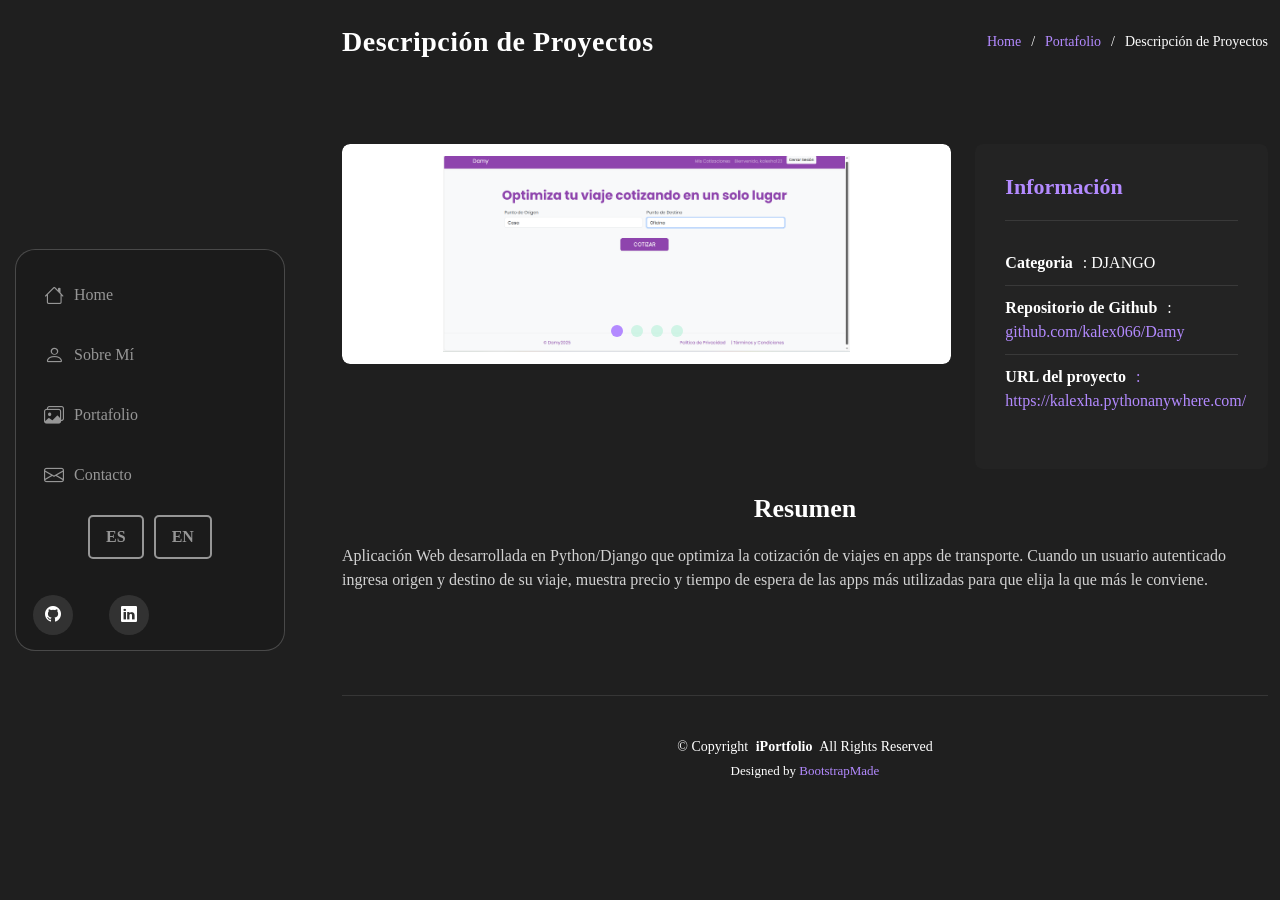
<file: portafolio-detalle_damy_es.html>
<!DOCTYPE html>
<html lang="en">

<head>
  <meta charset="utf-8">
  <meta content="width=device-width, initial-scale=1.0" name="viewport">
  <title>Portfolio Details - SnapFolio Bootstrap Template</title>
  <meta name="description" content="">
  <meta name="keywords" content="">

  <!-- Favicons -->
  <link href="assets/img/favicon.png" rel="icon">
  <link href="assets/img/apple-touch-icon.png" rel="apple-touch-icon">

  <!-- Fonts -->
  <link href="https://fonts.googleapis.com" rel="preconnect">
  <link href="https://fonts.gstatic.com" rel="preconnect" crossorigin>
  <link href="https://fonts.googleapis.com/css2?family=Roboto:ital,wght@0,100;0,300;0,400;0,500;0,700;0,900;1,100;1,300;1,400;1,500;1,700;1,900&family=Ubuntu:ital,wght@0,300;0,400;0,500;0,700;1,300;1,400;1,500;1,700&family=Nunito:ital,wght@0,200;0,300;0,400;0,500;0,600;0,700;0,800;0,900;1,200;1,300;1,400;1,500;1,600;1,700;1,800;1,900&display=swap" rel="stylesheet">

  <!-- Vendor CSS Files -->
  <link href="assets/vendor/bootstrap/css/bootstrap.min.css" rel="stylesheet">
  <link href="assets/vendor/bootstrap-icons/bootstrap-icons.css" rel="stylesheet">
  <link href="assets/vendor/aos/aos.css" rel="stylesheet">
  <link href="assets/vendor/glightbox/css/glightbox.min.css" rel="stylesheet">
  <link href="assets/vendor/swiper/swiper-bundle.min.css" rel="stylesheet">

  <!-- Main CSS File -->
  <link href="assets/css/main.css" rel="stylesheet">

  <!-- =======================================================
  * Template Name: SnapFolio
  * Template URL: https://bootstrapmade.com/snapfolio-bootstrap-portfolio-template/
  * Updated: Jul 21 2025 with Bootstrap v5.3.7
  * Author: BootstrapMade.com
  * License: https://bootstrapmade.com/license/
  ======================================================== -->
</head>

<body class="portfolio-details-page">

  <header id="header" class="header dark-background d-flex flex-column justify-content-center">
    <i class="header-toggle d-xl-none bi bi-list"></i>

    <div class="header-container d-flex flex-column align-items-start">
      <nav id="navmenu" class="navmenu">
        <ul>
          <li><a href="index.html"><i class="bi bi-house navicon"></i>Home</a></li>
          <li><a href="index.html#about"><i class="bi bi-person navicon"></i> Sobre Mí</a></li>
          <li><a href="index.html#portfolio"><i class="bi bi-images navicon"></i> Portafolio</a></li>
          <li><a href="index.html#contact"><i class="bi bi-envelope navicon"></i> Contacto</a></li>
          <li>
            <div class="language-selector">
              <button onclick="location.href='portafolio-detalle_damy_es.html'">ES</button>
              <button onclick="location.href='portfolio-details_damy.html'">EN</button>
            </div>
          </li>    
        </ul>
      </nav>

      <div class="social-links text-center">
        <a href="https://github.com/kalex066/" class="github"><i class="bi bi-github"></i></a>
        <a href="https://www.linkedin.com/in/karen-herrera0606/" class="linkedin"><i class="bi bi-linkedin"></i></a>
      </div>

    </div>

  </header>

  <main class="main">

    <!-- Page Title -->
    <div class="page-title dark-background">
      <div class="container d-lg-flex justify-content-between align-items-center">
        <h1 class="mb-2 mb-lg-0">Descripción de Proyectos</h1>
        <nav class="breadcrumbs">
          <ol>
            <li><a href="index.html">Home</a></li>
            <li><a href="index.html#portfolio">Portafolio</a></li>
            <li class="current">Descripción de Proyectos</li>
          </ol>
        </nav>
      </div>
    </div><!-- End Page Title -->

    <!-- Portfolio Details Section -->
    <section id="portfolio-details" class="portfolio-details section">

      <div class="container" data-aos="fade-up" data-aos-delay="100">

        <div class="row gy-4">

          <div class="col-lg-8">
            <div class="portfolio-details-slider swiper init-swiper">

              <script type="application/json" class="swiper-config">
                {
                  "loop": true,
                  "speed": 600,
                  "autoplay": {
                    "delay": 5000
                  },
                  "slidesPerView": "auto",
                  "pagination": {
                    "el": ".swiper-pagination",
                    "type": "bullets",
                    "clickable": true
                  }
                }
              </script>

              <div class="swiper-wrapper align-items-center">

                <div class="swiper-slide">
                  <img src="assets/img/portfolio/Damy/inicio.png" alt="Portfolio Image" class="img-fluid" loading="lazy">
                </div>

                <div class="swiper-slide">
                  <img src="assets/img/portfolio/Damy/listado.png" alt="Portfolio Image" class="img-fluid" loading="lazy">
                </div>
                
                <div class="swiper-slide">
                  <img src="assets/img/portfolio/Damy/editar.png" alt="Portfolio Image" class="img-fluid" loading="lazy">
                </div>

                <div class="swiper-slide">
                  <img src="assets/img/portfolio/Damy/eliminar.png" alt="Portfolio Image" class="img-fluid" loading="lazy">
                </div>

              </div>
              <div class="swiper-pagination"></div>
            </div>
          </div>

          <div class="col-lg-4">
            <div class="portfolio-info" data-aos="fade-left" data-aos-delay="200">
              <h3>Información</h3>
              <ul>
                <li><strong>Categoria</strong>: DJANGO</li>
                <li><strong>Repositorio de Github</strong>: <a href="https://github.com/kalex066/Damy" target="_blank">github.com/kalex066/Damy</li>
                <li><strong>URL del proyecto</strong>: <a href="https://kalexha.pythonanywhere.com/" target="_blank">https://kalexha.pythonanywhere.com/</a></li>
              </ul>
            </div>
          </div>

          <div class="col-lg-12">
            <div class="portfolio-description" data-aos="fade-up" data-aos-delay="300">
              <h2>Resumen</h2>
              <p>
                Aplicación Web desarrollada en Python/Django que optimiza la cotización de viajes en apps de transporte. Cuando un usuario autenticado ingresa origen y destino de su viaje, muestra precio y tiempo de espera de las apps más utilizadas para que elija la que más le conviene.
              </p>
            </div>
          </div>

        </div>
      </div>
    </section><!-- /Portfolio Details Section -->
  </main>

  <footer id="footer" class="footer position-relative">

    <div class="container">
      <div class="copyright text-center ">
        <p>© <span>Copyright</span> <strong class="px-1 sitename">iPortfolio</strong> <span>All Rights Reserved</span></p>
      </div>
      <div class="credits">
        <!-- All the links in the footer should remain intact. -->
        <!-- You can delete the links only if you've purchased the pro version. -->
        <!-- Licensing information: https://bootstrapmade.com/license/ -->
        <!-- Purchase the pro version with working PHP/AJAX contact form: [buy-url] -->
        Designed by <a href="https://bootstrapmade.com/">BootstrapMade</a>
      </div>
    </div>

  </footer>

  <!-- Scroll Top -->
  <a href="#" id="scroll-top" class="scroll-top d-flex align-items-center justify-content-center"><i class="bi bi-arrow-up-short"></i></a>

  <!-- Preloader -->
  <div id="preloader"></div>

  <!-- Vendor JS Files -->
  <script src="assets/vendor/bootstrap/js/bootstrap.bundle.min.js"></script>
  <script src="assets/vendor/php-email-form/validate.js"></script>
  <script src="assets/vendor/aos/aos.js"></script>
  <script src="assets/vendor/typed.js/typed.umd.js"></script>
  <script src="assets/vendor/purecounter/purecounter_vanilla.js"></script>
  <script src="assets/vendor/waypoints/noframework.waypoints.js"></script>
  <script src="assets/vendor/isotope-layout/isotope.pkgd.min.js"></script>
  <script src="assets/vendor/imagesloaded/imagesloaded.pkgd.min.js"></script>
  <script src="assets/vendor/glightbox/js/glightbox.min.js"></script>
  <script src="assets/vendor/swiper/swiper-bundle.min.js"></script>

  <!-- Main JS File -->
  <script src="assets/js/main.js"></script>

</body>

</html>
</file>
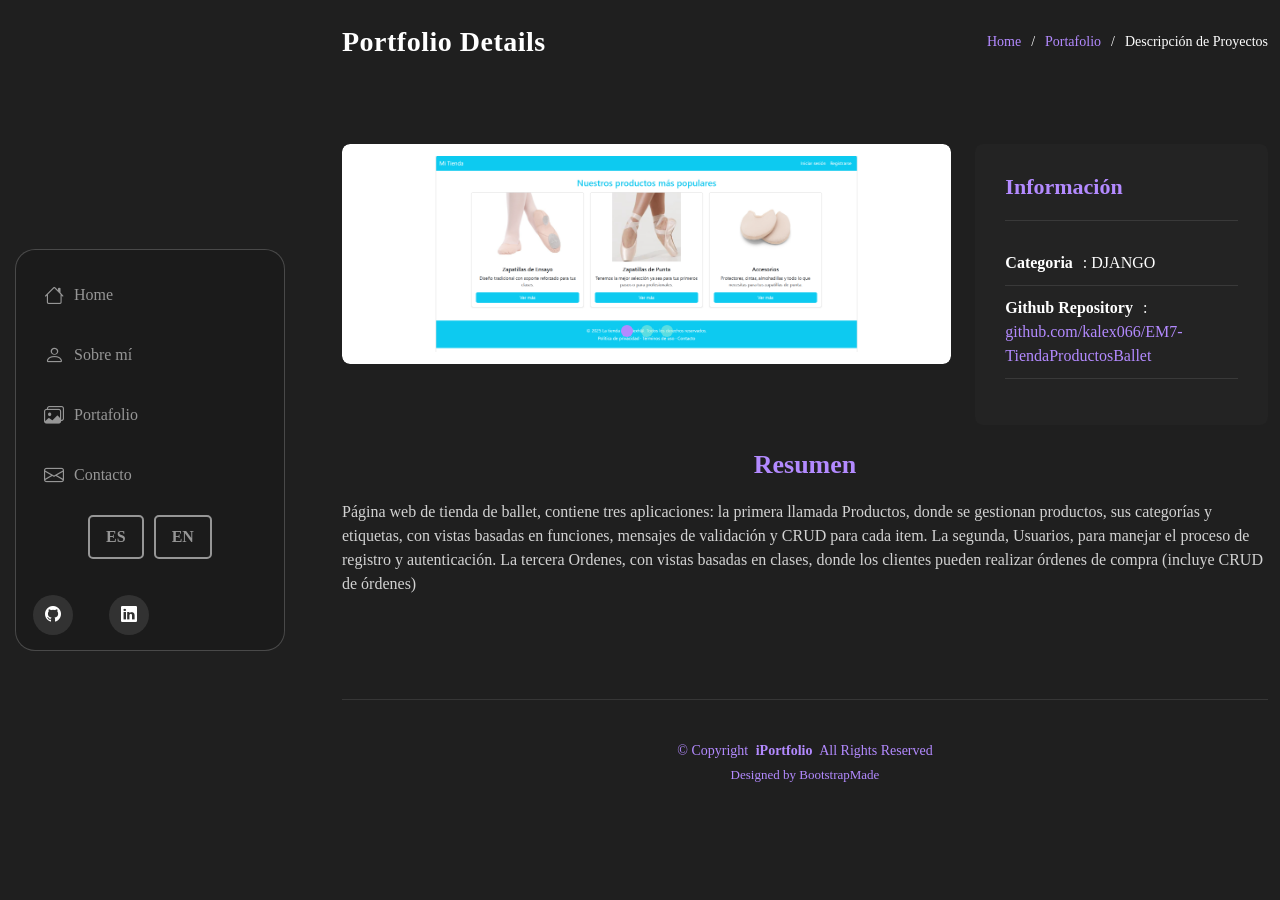
<file: portafolio-detalle_gestordeproductos_es.html>
<!DOCTYPE html>
<html lang="en">

<head>
  <meta charset="utf-8">
  <meta content="width=device-width, initial-scale=1.0" name="viewport">
  <title>Portfolio Details - SnapFolio Bootstrap Template</title>
  <meta name="description" content="">
  <meta name="keywords" content="">

  <!-- Favicons -->
  <link href="assets/img/favicon.png" rel="icon">
  <link href="assets/img/apple-touch-icon.png" rel="apple-touch-icon">

  <!-- Fonts -->
  <link href="https://fonts.googleapis.com" rel="preconnect">
  <link href="https://fonts.gstatic.com" rel="preconnect" crossorigin>
  <link href="https://fonts.googleapis.com/css2?family=Roboto:ital,wght@0,100;0,300;0,400;0,500;0,700;0,900;1,100;1,300;1,400;1,500;1,700;1,900&family=Ubuntu:ital,wght@0,300;0,400;0,500;0,700;1,300;1,400;1,500;1,700&family=Nunito:ital,wght@0,200;0,300;0,400;0,500;0,600;0,700;0,800;0,900;1,200;1,300;1,400;1,500;1,600;1,700;1,800;1,900&display=swap" rel="stylesheet">

  <!-- Vendor CSS Files -->
  <link href="assets/vendor/bootstrap/css/bootstrap.min.css" rel="stylesheet">
  <link href="assets/vendor/bootstrap-icons/bootstrap-icons.css" rel="stylesheet">
  <link href="assets/vendor/aos/aos.css" rel="stylesheet">
  <link href="assets/vendor/glightbox/css/glightbox.min.css" rel="stylesheet">
  <link href="assets/vendor/swiper/swiper-bundle.min.css" rel="stylesheet">

  <!-- Main CSS File -->
  <link href="assets/css/main.css" rel="stylesheet">

  <!-- =======================================================
  * Template Name: SnapFolio
  * Template URL: https://bootstrapmade.com/snapfolio-bootstrap-portfolio-template/
  * Updated: Jul 21 2025 with Bootstrap v5.3.7
  * Author: BootstrapMade.com
  * License: https://bootstrapmade.com/license/
  ======================================================== -->
</head>

<body class="portfolio-details-page">

  <header id="header" class="header dark-background d-flex flex-column justify-content-center">
    <i class="header-toggle d-xl-none bi bi-list"></i>

    <div class="header-container d-flex flex-column align-items-start">
      <nav id="navmenu" class="navmenu">
        <ul>
          <li><a href="index.html"><i class="bi bi-house navicon"></i>Home</a></li>
          <li><a href="index.html#about"><i class="bi bi-person navicon"></i> Sobre mí</a></li>
          <li><a href="index.html#portfolio"><i class="bi bi-images navicon"></i> Portafolio</a></li>
          <li><a href="index.html#contact"><i class="bi bi-envelope navicon"></i> Contacto</a></li>
          <li>
            <div class="language-selector">
              <button onclick="location.href='portafolio-detalle_gestordeproductos_es.html'">ES</button>
              <button onclick="location.href='portfolio-details_gestordeproductos.html'">EN</button>
            </div>
           </li>
        </ul>
      </nav>

      <div class="social-links text-center">
        <a href="https://github.com/kalex066/" class="github"><i class="bi bi-github"></i></a>
        <a href="https://www.linkedin.com/in/karen-herrera0606/" class="linkedin"><i class="bi bi-linkedin"></i></a>
      </div>

    </div>

  </header>

  <main class="main">

    <!-- Page Title -->
    <div class="page-title dark-background">
      <div class="container d-lg-flex justify-content-between align-items-center">
        <h1 class="mb-2 mb-lg-0">Portfolio Details</h1>
        <nav class="breadcrumbs">
          <ol>
            <li><a href="index.html">Home</a></li>
            <li><a href="index.html#portfolio">Portafolio</a></li>
            <li class="current">Descripción de Proyectos</li>
          </ol>
        </nav>
      </div>
    </div><!-- End Page Title -->

    <!-- Portfolio Details Section -->
    <section id="portfolio-details" class="portfolio-details section">

      <div class="container" data-aos="fade-up" data-aos-delay="100">

        <div class="row gy-4">

          <div class="col-lg-8">
            <div class="portfolio-details-slider swiper init-swiper">

              <script type="application/json" class="swiper-config">
                {
                  "loop": true,
                  "speed": 600,
                  "autoplay": {
                    "delay": 5000
                  },
                  "slidesPerView": "auto",
                  "pagination": {
                    "el": ".swiper-pagination",
                    "type": "bullets",
                    "clickable": true
                  }
                }
              </script>

              <div class="swiper-wrapper align-items-center">

                <div class="swiper-slide">
                  <img src="assets/img/portfolio/tienda/portadatiendaballet.png" alt="Portfolio Image" class="img-fluid" loading="lazy">
                </div>

                <div class="swiper-slide">
                  <img src="assets/img/portfolio/tienda/listaproductos.png" alt="Portfolio Image" class="img-fluid" loading="lazy">
                </div>

                <div class="swiper-slide">
                  <img src="assets/img/portfolio/tienda/listacategorias.png" alt="Portfolio Image" class="img-fluid" loading="lazy">
                </div>

              </div>
              <div class="swiper-pagination"></div>
            </div>
          </div>

          <div class="col-lg-4">
            <div class="portfolio-info" data-aos="fade-left" data-aos-delay="200">
              <h3>Información</h3>
              <ul>
                <li><strong>Categoria</strong>: DJANGO</li>
                <li><strong>Github Repository</strong>: <a href="https://github.com/kalex066/EM7-TiendaProductosBallet" target="_blank">github.com/kalex066/EM7-TiendaProductosBallet</li>
              </ul>
            </div>
          </div>

          <div class="col-lg-12">
            <div class="portfolio-description" data-aos="fade-up" data-aos-delay="300">
              <h2>Resumen</h2>
              <p>
                Página web de tienda de ballet, contiene tres aplicaciones: la primera llamada Productos, donde se gestionan productos, sus categorías y etiquetas, con vistas basadas en funciones, mensajes de validación y CRUD para cada item. La segunda, Usuarios, para manejar el proceso de registro y autenticación. La tercera Ordenes, con vistas basadas en clases, donde los clientes pueden realizar órdenes de compra (incluye CRUD de órdenes)
              </p>
            </div>
          </div>

        </div>
      </div>
    </section><!-- /Portfolio Details Section -->
  </main>

  <footer id="footer" class="footer position-relative">

    <div class="container">
      <div class="copyright text-center ">
        <p>© <span>Copyright</span> <strong class="px-1 sitename">iPortfolio</strong> <span>All Rights Reserved</span></p>
      </div>
      <div class="credits">
        <!-- All the links in the footer should remain intact. -->
        <!-- You can delete the links only if you've purchased the pro version. -->
        <!-- Licensing information: https://bootstrapmade.com/license/ -->
        <!-- Purchase the pro version with working PHP/AJAX contact form: [buy-url] -->
        Designed by <a href="https://bootstrapmade.com/">BootstrapMade</a>
      </div>
    </div>

  </footer>

  <!-- Scroll Top -->
  <a href="#" id="scroll-top" class="scroll-top d-flex align-items-center justify-content-center"><i class="bi bi-arrow-up-short"></i></a>

  <!-- Preloader -->
  <div id="preloader"></div>

  <!-- Vendor JS Files -->
  <script src="assets/vendor/bootstrap/js/bootstrap.bundle.min.js"></script>
  <script src="assets/vendor/php-email-form/validate.js"></script>
  <script src="assets/vendor/aos/aos.js"></script>
  <script src="assets/vendor/typed.js/typed.umd.js"></script>
  <script src="assets/vendor/purecounter/purecounter_vanilla.js"></script>
  <script src="assets/vendor/waypoints/noframework.waypoints.js"></script>
  <script src="assets/vendor/isotope-layout/isotope.pkgd.min.js"></script>
  <script src="assets/vendor/imagesloaded/imagesloaded.pkgd.min.js"></script>
  <script src="assets/vendor/glightbox/js/glightbox.min.js"></script>
  <script src="assets/vendor/swiper/swiper-bundle.min.js"></script>

  <!-- Main JS File -->
  <script src="assets/js/main.js"></script>

</body>

</html>
</file>
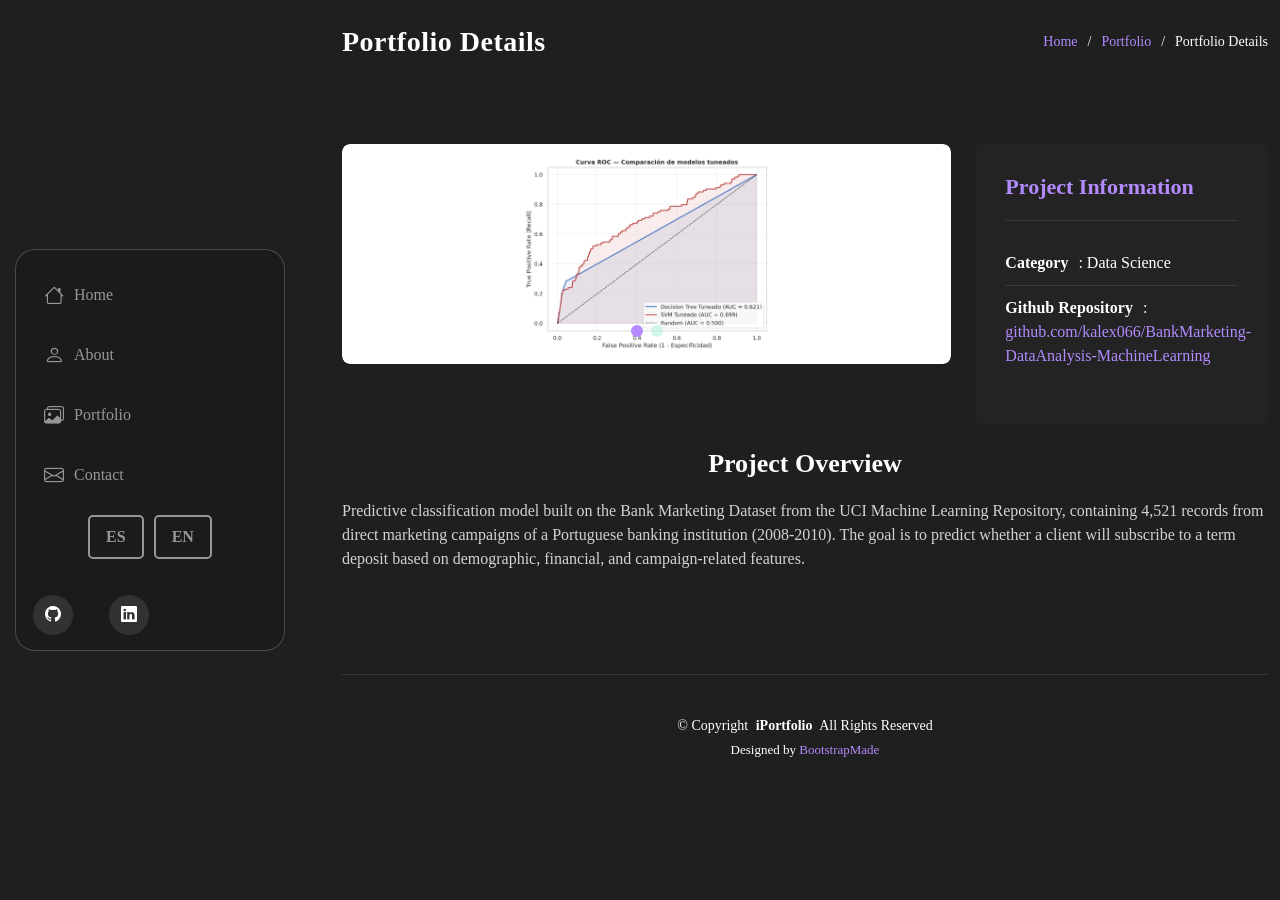
<file: portfolio-details_bankmarketing.html>
<!DOCTYPE html>
<html lang="en">

<head>
  <meta charset="utf-8">
  <meta content="width=device-width, initial-scale=1.0" name="viewport">
  <title>Portfolio Details - SnapFolio Bootstrap Template</title>
  <meta name="description" content="">
  <meta name="keywords" content="">

  <!-- Favicons -->
  <link href="assets/img/favicon.png" rel="icon">
  <link href="assets/img/apple-touch-icon.png" rel="apple-touch-icon">

  <!-- Fonts -->
  <link href="https://fonts.googleapis.com" rel="preconnect">
  <link href="https://fonts.gstatic.com" rel="preconnect" crossorigin>
  <link href="https://fonts.googleapis.com/css2?family=Roboto:ital,wght@0,100;0,300;0,400;0,500;0,700;0,900;1,100;1,300;1,400;1,500;1,700;1,900&family=Ubuntu:ital,wght@0,300;0,400;0,500;0,700;1,300;1,400;1,500;1,700&family=Nunito:ital,wght@0,200;0,300;0,400;0,500;0,600;0,700;0,800;0,900;1,200;1,300;1,400;1,500;1,600;1,700;1,800;1,900&display=swap" rel="stylesheet">

  <!-- Vendor CSS Files -->
  <link href="assets/vendor/bootstrap/css/bootstrap.min.css" rel="stylesheet">
  <link href="assets/vendor/bootstrap-icons/bootstrap-icons.css" rel="stylesheet">
  <link href="assets/vendor/aos/aos.css" rel="stylesheet">
  <link href="assets/vendor/glightbox/css/glightbox.min.css" rel="stylesheet">
  <link href="assets/vendor/swiper/swiper-bundle.min.css" rel="stylesheet">

  <!-- Main CSS File -->
  <link href="assets/css/main.css" rel="stylesheet">

  <!-- =======================================================
  * Template Name: SnapFolio
  * Template URL: https://bootstrapmade.com/snapfolio-bootstrap-portfolio-template/
  * Updated: Jul 21 2025 with Bootstrap v5.3.7
  * Author: BootstrapMade.com
  * License: https://bootstrapmade.com/license/
  ======================================================== -->
</head>

<body class="portfolio-details-page">

  <header id="header" class="header dark-background d-flex flex-column justify-content-center">
    <i class="header-toggle d-xl-none bi bi-list"></i>

    <div class="header-container d-flex flex-column align-items-start">
      <nav id="navmenu" class="navmenu">
        <ul>
          <li><a href="index.html"><i class="bi bi-house navicon"></i>Home</a></li>
          <li><a href="index.html#about"><i class="bi bi-person navicon"></i> About</a></li>
          <li><a href="index.html#portfolio"><i class="bi bi-images navicon"></i> Portfolio</a></li>
          <li><a href="index.html#contact"><i class="bi bi-envelope navicon"></i> Contact</a></li>
          <li>
            <div class="language-selector">
              <button onclick="location.href='portafolio-detalle_bankmarketing_es.html'">ES</button>
              <button onclick="location.href='portfolio-details_bankmarketing.html'">EN</button>
            </div>
           </li>
        </ul>
      </nav>

      <div class="social-links text-center">
        <a href="https://github.com/kalex066/" class="github"><i class="bi bi-github"></i></a>
        <a href="https://www.linkedin.com/in/karen-herrera0606/" class="linkedin"><i class="bi bi-linkedin"></i></a>
      </div>

    </div>

  </header>

  <main class="main">

    <!-- Page Title -->
    <div class="page-title dark-background">
      <div class="container d-lg-flex justify-content-between align-items-center">
        <h1 class="mb-2 mb-lg-0">Portfolio Details</h1>
        <nav class="breadcrumbs">
          <ol>
            <li><a href="index.html">Home</a></li>
            <li><a href="index.html#portfolio">Portfolio</a></li>
            <li class="current">Portfolio Details</li>
          </ol>
        </nav>
      </div>
    </div><!-- End Page Title -->

    <!-- Portfolio Details Section -->
    <section id="portfolio-details" class="portfolio-details section">

      <div class="container" data-aos="fade-up" data-aos-delay="100">

        <div class="row gy-4">

          <div class="col-lg-8">
            <div class="portfolio-details-slider swiper init-swiper">

              <script type="application/json" class="swiper-config">
                {
                  "loop": true,
                  "speed": 600,
                  "autoplay": {
                    "delay": 5000
                  },
                  "slidesPerView": "auto",
                  "pagination": {
                    "el": ".swiper-pagination",
                    "type": "bullets",
                    "clickable": true
                  }
                }
              </script>

              <div class="swiper-wrapper align-items-center">

                <div class="swiper-slide">
                  <img src="assets/img/portfolio/Bankmarketing/curva_roc_bank_marketing.png" alt="Portfolio Image" class="img-fluid" loading="lazy">
                </div>

                <div class="swiper-slide">
                  <img src="assets/img/portfolio/Bankmarketing/matriz_confusion_tuneada.png" alt="Portfolio Image" class="img-fluid" loading="lazy">
                </div>

              </div>
              <div class="swiper-pagination"></div>
            </div>
          </div>

          <div class="col-lg-4">
            <div class="portfolio-info" data-aos="fade-left" data-aos-delay="200">
              <h3>Project Information</h3>
              <ul>
                  <li><strong>Category</strong>: Data Science</li>
                  <li><strong>Github Repository</strong>:
                    <a href="https://github.com/kalex066/BankMarketing-DataAnalysis-MachineLearning" target="_blank">
                      github.com/kalex066/BankMarketing-DataAnalysis-MachineLearning</a>
                  </li>
              </ul>
            </div>
          </div>

        </div><!-- End row slider + info -->

        <div class="row mt-4">
          <div class="col-lg-12">
            <div class="portfolio-description">
              <h2>Project Overview</h2>
              <p>
                Predictive classification model built on the Bank Marketing Dataset from the UCI Machine Learning Repository, containing 4,521 records from direct marketing campaigns of a Portuguese banking institution (2008-2010). The goal is to predict whether a client will subscribe to a term deposit based on demographic, financial, and campaign-related features.
              </p>
            </div>
          </div>
        </div><!-- End row description -->

      </div><!-- End container -->
    </section><!-- /Portfolio Details Section -->
  </main>

  <footer id="footer" class="footer position-relative">

    <div class="container">
      <div class="copyright text-center ">
        <p>© <span>Copyright</span> <strong class="px-1 sitename">iPortfolio</strong> <span>All Rights Reserved</span></p>
      </div>
      <div class="credits">
        <!-- All the links in the footer should remain intact. -->
        <!-- You can delete the links only if you've purchased the pro version. -->
        <!-- Licensing information: https://bootstrapmade.com/license/ -->
        <!-- Purchase the pro version with working PHP/AJAX contact form: [buy-url] -->
        Designed by <a href="https://bootstrapmade.com/">BootstrapMade</a>
      </div>
    </div>

  </footer>

  <!-- Scroll Top -->
  <a href="#" id="scroll-top" class="scroll-top d-flex align-items-center justify-content-center"><i class="bi bi-arrow-up-short"></i></a>

  <!-- Preloader -->
  <div id="preloader"></div>

  <!-- Vendor JS Files -->
  <script src="assets/vendor/bootstrap/js/bootstrap.bundle.min.js"></script>
  <script src="assets/vendor/php-email-form/validate.js"></script>
  <script src="assets/vendor/aos/aos.js"></script>
  <script src="assets/vendor/typed.js/typed.umd.js"></script>
  <script src="assets/vendor/purecounter/purecounter_vanilla.js"></script>
  <script src="assets/vendor/waypoints/noframework.waypoints.js"></script>
  <script src="assets/vendor/isotope-layout/isotope.pkgd.min.js"></script>
  <script src="assets/vendor/imagesloaded/imagesloaded.pkgd.min.js"></script>
  <script src="assets/vendor/glightbox/js/glightbox.min.js"></script>
  <script src="assets/vendor/swiper/swiper-bundle.min.js"></script>

  <!-- Main JS File -->
  <script src="assets/js/main.js"></script>

</body>

</html>
</file>
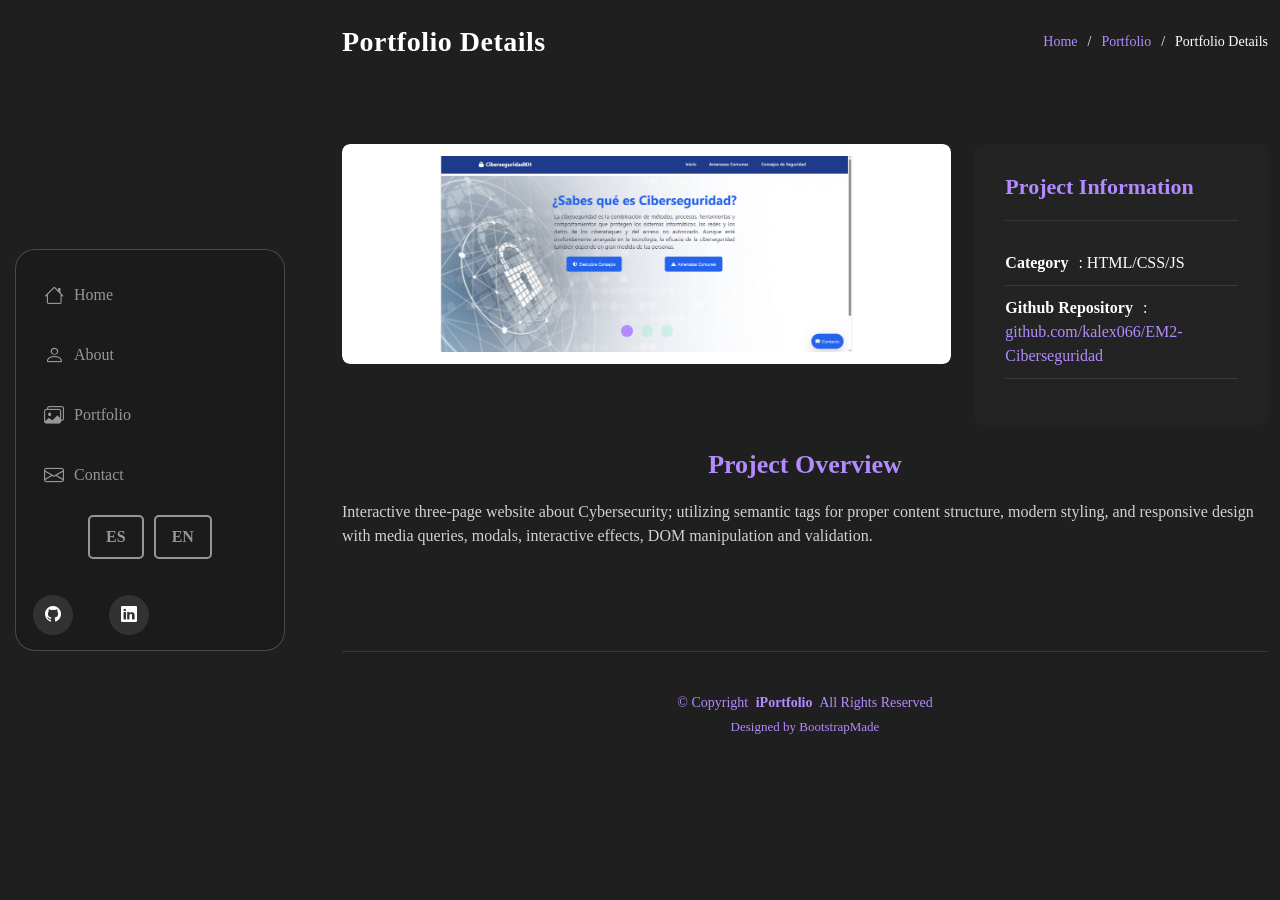
<file: portfolio-details_cyberseguridad.html>
<!DOCTYPE html>
<html lang="en">

<head>
  <meta charset="utf-8">
  <meta content="width=device-width, initial-scale=1.0" name="viewport">
  <title>Portfolio Details - SnapFolio Bootstrap Template</title>
  <meta name="description" content="">
  <meta name="keywords" content="">

  <!-- Favicons -->
  <link href="assets/img/favicon.png" rel="icon">
  <link href="assets/img/apple-touch-icon.png" rel="apple-touch-icon">

  <!-- Fonts -->
  <link href="https://fonts.googleapis.com" rel="preconnect">
  <link href="https://fonts.gstatic.com" rel="preconnect" crossorigin>
  <link href="https://fonts.googleapis.com/css2?family=Roboto:ital,wght@0,100;0,300;0,400;0,500;0,700;0,900;1,100;1,300;1,400;1,500;1,700;1,900&family=Ubuntu:ital,wght@0,300;0,400;0,500;0,700;1,300;1,400;1,500;1,700&family=Nunito:ital,wght@0,200;0,300;0,400;0,500;0,600;0,700;0,800;0,900;1,200;1,300;1,400;1,500;1,600;1,700;1,800;1,900&display=swap" rel="stylesheet">

  <!-- Vendor CSS Files -->
  <link href="assets/vendor/bootstrap/css/bootstrap.min.css" rel="stylesheet">
  <link href="assets/vendor/bootstrap-icons/bootstrap-icons.css" rel="stylesheet">
  <link href="assets/vendor/aos/aos.css" rel="stylesheet">
  <link href="assets/vendor/glightbox/css/glightbox.min.css" rel="stylesheet">
  <link href="assets/vendor/swiper/swiper-bundle.min.css" rel="stylesheet">

  <!-- Main CSS File -->
  <link href="assets/css/main.css" rel="stylesheet">

  <!-- =======================================================
  * Template Name: SnapFolio
  * Template URL: https://bootstrapmade.com/snapfolio-bootstrap-portfolio-template/
  * Updated: Jul 21 2025 with Bootstrap v5.3.7
  * Author: BootstrapMade.com
  * License: https://bootstrapmade.com/license/
  ======================================================== -->
</head>

<body class="portfolio-details-page">

  <header id="header" class="header dark-background d-flex flex-column justify-content-center">
    <i class="header-toggle d-xl-none bi bi-list"></i>

    <div class="header-container d-flex flex-column align-items-start">
      <nav id="navmenu" class="navmenu">
        <ul>
          <li><a href="index.html"><i class="bi bi-house navicon"></i>Home</a></li>
          <li><a href="index.html#about"><i class="bi bi-person navicon"></i> About</a></li>
          <li><a href="index.html#portfolio"><i class="bi bi-images navicon"></i> Portfolio</a></li>
          <li><a href="index.html#contact"><i class="bi bi-envelope navicon"></i> Contact</a></li>
          <li>
            <div class="language-selector">
              <button onclick="location.href='portafolio-detalle_cyberseguridad_es.html'">ES</button>
              <button onclick="location.href='portfolio-details_cyberseguridad.html'">EN</button>
            </div>
          </li>
        </ul>
      </nav>

      <div class="social-links text-center">
        <a href="https://github.com/kalex066/" class="github"><i class="bi bi-github"></i></a>
        <a href="https://www.linkedin.com/in/karen-herrera0606/" class="linkedin"><i class="bi bi-linkedin"></i></a>
      </div>

    </div>

  </header>

  <main class="main">

    <!-- Page Title -->
    <div class="page-title dark-background">
      <div class="container d-lg-flex justify-content-between align-items-center">
        <h1 class="mb-2 mb-lg-0">Portfolio Details</h1>
        <nav class="breadcrumbs">
          <ol>
            <li><a href="index.html">Home</a></li>
            <li><a href="index.html#portfolio">Portfolio</a></li>
            <li class="current">Portfolio Details</li>
          </ol>
        </nav>
      </div>
    </div><!-- End Page Title -->

    <!-- Portfolio Details Section -->
    <section id="portfolio-details" class="portfolio-details section">

      <div class="container" data-aos="fade-up" data-aos-delay="100">

        <div class="row gy-4">

          <div class="col-lg-8">
            <div class="portfolio-details-slider swiper init-swiper">

              <script type="application/json" class="swiper-config">
                {
                  "loop": true,
                  "speed": 600,
                  "autoplay": {
                    "delay": 5000
                  },
                  "slidesPerView": "auto",
                  "pagination": {
                    "el": ".swiper-pagination",
                    "type": "bullets",
                    "clickable": true
                  }
                }
              </script>

              <div class="swiper-wrapper align-items-center">

                <div class="swiper-slide">
                  <img src="assets/img/portfolio/cyberseguridad/cyberseguridadpag1.png" alt="Portfolio Image" class="img-fluid" loading="lazy">
                </div>

                <div class="swiper-slide">
                  <img src="assets/img/portfolio/cyberseguridad/cyberseguridadpag2.png" alt="Portfolio Image" class="img-fluid" loading="lazy">
                </div>

                <div class="swiper-slide">
                  <img src="assets/img/portfolio/cyberseguridad/cyberseguridadpag3.png" alt="Portfolio Image" class="img-fluid" loading="lazy">
                </div>

              </div>
              <div class="swiper-pagination"></div>
            </div>
          </div>

          <div class="col-lg-4">
            <div class="portfolio-info" data-aos="fade-left" data-aos-delay="200">
              <h3>Project Information</h3>
              <ul>
                <li><strong>Category</strong>: HTML/CSS/JS</li>
                <li><strong>Github Repository</strong>: <a href="https://github.com/kalex066/EM2-Ciberseguridad" target="_blank">github.com/kalex066/EM2-Ciberseguridad</li>
              </ul>
            </div>
          </div>

          <div class="col-lg-12">
            <div class="portfolio-description" data-aos="fade-up" data-aos-delay="300">
              <h2>Project Overview</h2>
              <p>
                Interactive three-page website about Cybersecurity; utilizing semantic tags for proper content structure, modern styling, and responsive design with media queries, modals, interactive effects, DOM manipulation and validation. 
              </p>
            </div>
          </div>
        </div>
      </div>
    </section><!-- /Portfolio Details Section -->
  </main>

  <footer id="footer" class="footer position-relative">

    <div class="container">
      <div class="copyright text-center ">
        <p>© <span>Copyright</span> <strong class="px-1 sitename">iPortfolio</strong> <span>All Rights Reserved</span></p>
      </div>
      <div class="credits">
        <!-- All the links in the footer should remain intact. -->
        <!-- You can delete the links only if you've purchased the pro version. -->
        <!-- Licensing information: https://bootstrapmade.com/license/ -->
        <!-- Purchase the pro version with working PHP/AJAX contact form: [buy-url] -->
        Designed by <a href="https://bootstrapmade.com/">BootstrapMade</a>
      </div>
    </div>

  </footer>

  <!-- Scroll Top -->
  <a href="#" id="scroll-top" class="scroll-top d-flex align-items-center justify-content-center"><i class="bi bi-arrow-up-short"></i></a>

  <!-- Preloader -->
  <div id="preloader"></div>

  <!-- Vendor JS Files -->
  <script src="assets/vendor/bootstrap/js/bootstrap.bundle.min.js"></script>
  <script src="assets/vendor/php-email-form/validate.js"></script>
  <script src="assets/vendor/aos/aos.js"></script>
  <script src="assets/vendor/typed.js/typed.umd.js"></script>
  <script src="assets/vendor/purecounter/purecounter_vanilla.js"></script>
  <script src="assets/vendor/waypoints/noframework.waypoints.js"></script>
  <script src="assets/vendor/isotope-layout/isotope.pkgd.min.js"></script>
  <script src="assets/vendor/imagesloaded/imagesloaded.pkgd.min.js"></script>
  <script src="assets/vendor/glightbox/js/glightbox.min.js"></script>
  <script src="assets/vendor/swiper/swiper-bundle.min.js"></script>

  <!-- Main JS File -->
  <script src="assets/js/main.js"></script>

</body>

</html>
</file>
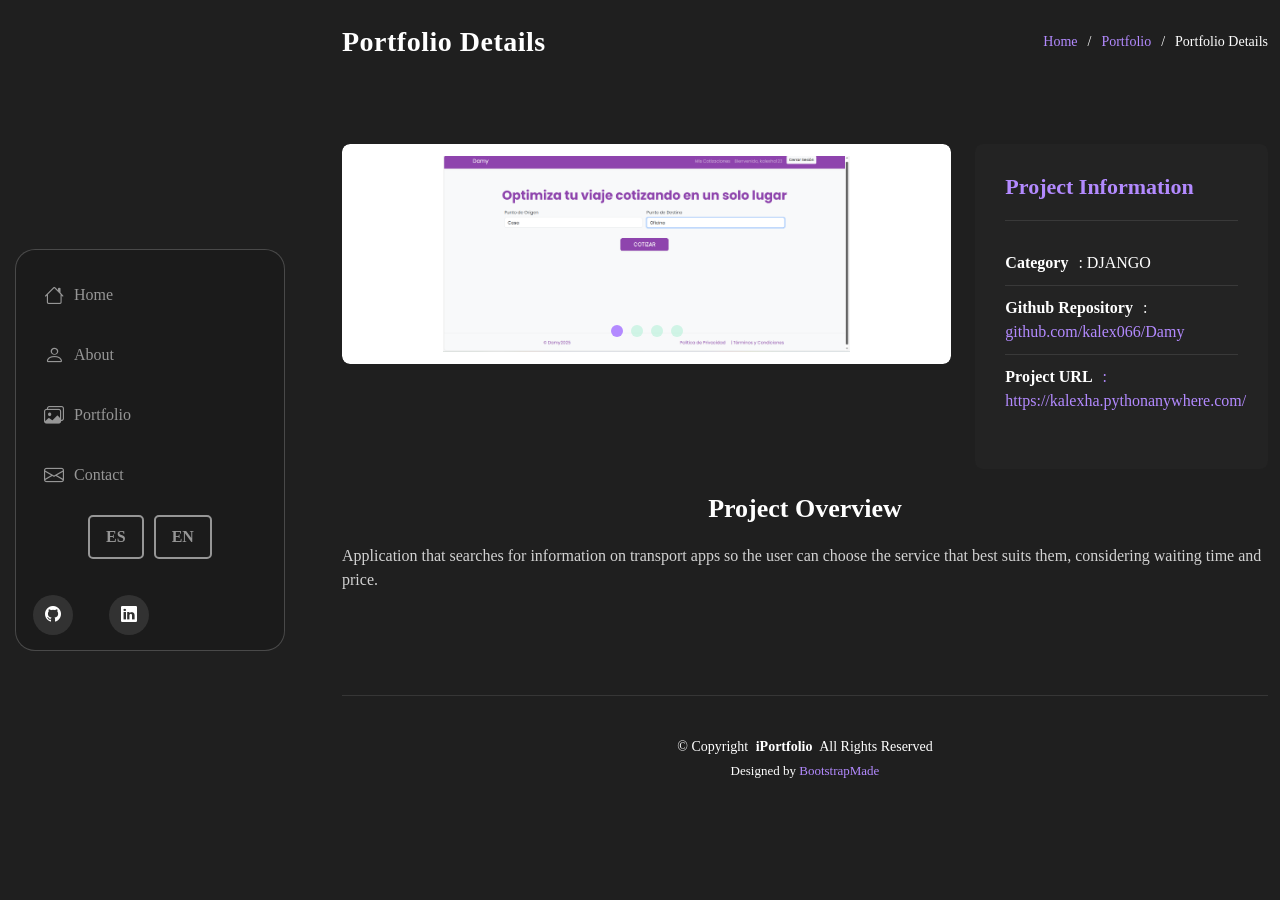
<file: portfolio-details_damy.html>
<!DOCTYPE html>
<html lang="en">

<head>
  <meta charset="utf-8">
  <meta content="width=device-width, initial-scale=1.0" name="viewport">
  <title>Portfolio Details - SnapFolio Bootstrap Template</title>
  <meta name="description" content="">
  <meta name="keywords" content="">

  <!-- Favicons -->
  <link href="assets/img/favicon.png" rel="icon">
  <link href="assets/img/apple-touch-icon.png" rel="apple-touch-icon">

  <!-- Fonts -->
  <link href="https://fonts.googleapis.com" rel="preconnect">
  <link href="https://fonts.gstatic.com" rel="preconnect" crossorigin>
  <link href="https://fonts.googleapis.com/css2?family=Roboto:ital,wght@0,100;0,300;0,400;0,500;0,700;0,900;1,100;1,300;1,400;1,500;1,700;1,900&family=Ubuntu:ital,wght@0,300;0,400;0,500;0,700;1,300;1,400;1,500;1,700&family=Nunito:ital,wght@0,200;0,300;0,400;0,500;0,600;0,700;0,800;0,900;1,200;1,300;1,400;1,500;1,600;1,700;1,800;1,900&display=swap" rel="stylesheet">

  <!-- Vendor CSS Files -->
  <link href="assets/vendor/bootstrap/css/bootstrap.min.css" rel="stylesheet">
  <link href="assets/vendor/bootstrap-icons/bootstrap-icons.css" rel="stylesheet">
  <link href="assets/vendor/aos/aos.css" rel="stylesheet">
  <link href="assets/vendor/glightbox/css/glightbox.min.css" rel="stylesheet">
  <link href="assets/vendor/swiper/swiper-bundle.min.css" rel="stylesheet">

  <!-- Main CSS File -->
  <link href="assets/css/main.css" rel="stylesheet">

  <!-- =======================================================
  * Template Name: SnapFolio
  * Template URL: https://bootstrapmade.com/snapfolio-bootstrap-portfolio-template/
  * Updated: Jul 21 2025 with Bootstrap v5.3.7
  * Author: BootstrapMade.com
  * License: https://bootstrapmade.com/license/
  ======================================================== -->
</head>

<body class="portfolio-details-page">

  <header id="header" class="header dark-background d-flex flex-column justify-content-center">
    <i class="header-toggle d-xl-none bi bi-list"></i>

    <div class="header-container d-flex flex-column align-items-start">
      <nav id="navmenu" class="navmenu">
        <ul>
          <li><a href="index.html"><i class="bi bi-house navicon"></i>Home</a></li>
          <li><a href="index.html#about"><i class="bi bi-person navicon"></i> About</a></li>
          <li><a href="index.html#portfolio"><i class="bi bi-images navicon"></i> Portfolio</a></li>
          <li><a href="index.html#contact"><i class="bi bi-envelope navicon"></i> Contact</a></li>
          <li>
            <div class="language-selector">
              <button onclick="location.href='portafolio-detalle_damy_es.html'">ES</button>
              <button onclick="location.href='portfolio-details_damy.html'">EN</button>
            </div>
          </li>  
        </ul>
      </nav>

      <div class="social-links text-center">
        <a href="https://github.com/kalex066/" class="github"><i class="bi bi-github"></i></a>
        <a href="https://www.linkedin.com/in/karen-herrera0606/" class="linkedin"><i class="bi bi-linkedin"></i></a>
      </div>

    </div>

  </header>

  <main class="main">

    <!-- Page Title -->
    <div class="page-title dark-background">
      <div class="container d-lg-flex justify-content-between align-items-center">
        <h1 class="mb-2 mb-lg-0">Portfolio Details</h1>
        <nav class="breadcrumbs">
          <ol>
            <li><a href="index.html">Home</a></li>
            <li><a href="index.html#portfolio">Portfolio</a></li>
            <li class="current">Portfolio Details</li>
          </ol>
        </nav>
      </div>
    </div><!-- End Page Title -->

    <!-- Portfolio Details Section -->
    <section id="portfolio-details" class="portfolio-details section">

      <div class="container" data-aos="fade-up" data-aos-delay="100">

        <div class="row gy-4">

          <div class="col-lg-8">
            <div class="portfolio-details-slider swiper init-swiper">

              <script type="application/json" class="swiper-config">
                {
                  "loop": true,
                  "speed": 600,
                  "autoplay": {
                    "delay": 5000
                  },
                  "slidesPerView": "auto",
                  "pagination": {
                    "el": ".swiper-pagination",
                    "type": "bullets",
                    "clickable": true
                  }
                }
              </script>

              <div class="swiper-wrapper align-items-center">

                <div class="swiper-slide">
                  <img src="assets/img/portfolio/Damy/inicio.png" alt="Portfolio Image" class="img-fluid" loading="lazy">
                </div>

                <div class="swiper-slide">
                  <img src="assets/img/portfolio/Damy/listado.png" alt="Portfolio Image" class="img-fluid" loading="lazy">
                </div>
                
                <div class="swiper-slide">
                  <img src="assets/img/portfolio/Damy/editar.png" alt="Portfolio Image" class="img-fluid" loading="lazy">
                </div>

                <div class="swiper-slide">
                  <img src="assets/img/portfolio/Damy/eliminar.png" alt="Portfolio Image" class="img-fluid" loading="lazy">
                </div>

              </div>
              <div class="swiper-pagination"></div>
            </div>
          </div>

          <div class="col-lg-4">
            <div class="portfolio-info" data-aos="fade-left" data-aos-delay="200">
              <h3>Project Information</h3>
              <ul>
                <li><strong>Category</strong>: DJANGO</li>
                <li><strong>Github Repository</strong>: <a href="https://github.com/kalex066/" target="_blank">github.com/kalex066/Damy</li>
                <li><strong>Project URL</strong>: <a href="https://kalexha.pythonanywhere.com/" target="_blank">https://kalexha.pythonanywhere.com/</a></li>
              </ul>
            </div>
          </div>

          <div class="col-lg-12">
            <div class="portfolio-description" data-aos="fade-up" data-aos-delay="300">
              <h2>Project Overview</h2>
              <p>
                Application that searches for information on transport apps so the user can choose the service that best suits them, considering waiting time and price.
              </p>
            </div>
          </div>

        </div>
      </div>
    </section><!-- /Portfolio Details Section -->
  </main>

  <footer id="footer" class="footer position-relative">

    <div class="container">
      <div class="copyright text-center ">
        <p>© <span>Copyright</span> <strong class="px-1 sitename">iPortfolio</strong> <span>All Rights Reserved</span></p>
      </div>
      <div class="credits">
        <!-- All the links in the footer should remain intact. -->
        <!-- You can delete the links only if you've purchased the pro version. -->
        <!-- Licensing information: https://bootstrapmade.com/license/ -->
        <!-- Purchase the pro version with working PHP/AJAX contact form: [buy-url] -->
        Designed by <a href="https://bootstrapmade.com/">BootstrapMade</a>
      </div>
    </div>

  </footer>

  <!-- Scroll Top -->
  <a href="#" id="scroll-top" class="scroll-top d-flex align-items-center justify-content-center"><i class="bi bi-arrow-up-short"></i></a>

  <!-- Preloader -->
  <div id="preloader"></div>

  <!-- Vendor JS Files -->
  <script src="assets/vendor/bootstrap/js/bootstrap.bundle.min.js"></script>
  <script src="assets/vendor/php-email-form/validate.js"></script>
  <script src="assets/vendor/aos/aos.js"></script>
  <script src="assets/vendor/typed.js/typed.umd.js"></script>
  <script src="assets/vendor/purecounter/purecounter_vanilla.js"></script>
  <script src="assets/vendor/waypoints/noframework.waypoints.js"></script>
  <script src="assets/vendor/isotope-layout/isotope.pkgd.min.js"></script>
  <script src="assets/vendor/imagesloaded/imagesloaded.pkgd.min.js"></script>
  <script src="assets/vendor/glightbox/js/glightbox.min.js"></script>
  <script src="assets/vendor/swiper/swiper-bundle.min.js"></script>

  <!-- Main JS File -->
  <script src="assets/js/main.js"></script>

</body>

</html>
</file>
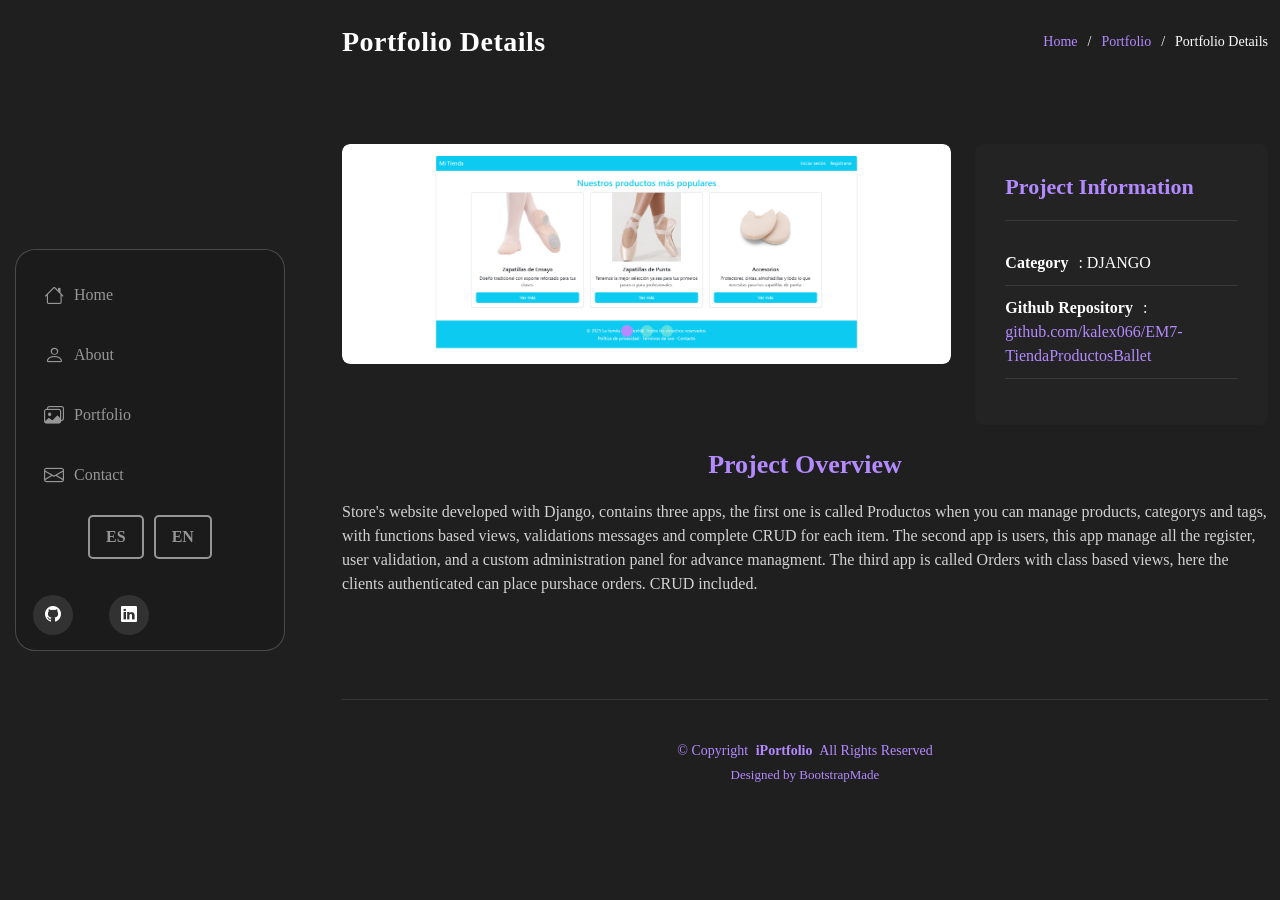
<file: portfolio-details_gestordeproductos.html>
<!DOCTYPE html>
<html lang="en">

<head>
  <meta charset="utf-8">
  <meta content="width=device-width, initial-scale=1.0" name="viewport">
  <title>Portfolio Details - SnapFolio Bootstrap Template</title>
  <meta name="description" content="">
  <meta name="keywords" content="">

  <!-- Favicons -->
  <link href="assets/img/favicon.png" rel="icon">
  <link href="assets/img/apple-touch-icon.png" rel="apple-touch-icon">

  <!-- Fonts -->
  <link href="https://fonts.googleapis.com" rel="preconnect">
  <link href="https://fonts.gstatic.com" rel="preconnect" crossorigin>
  <link href="https://fonts.googleapis.com/css2?family=Roboto:ital,wght@0,100;0,300;0,400;0,500;0,700;0,900;1,100;1,300;1,400;1,500;1,700;1,900&family=Ubuntu:ital,wght@0,300;0,400;0,500;0,700;1,300;1,400;1,500;1,700&family=Nunito:ital,wght@0,200;0,300;0,400;0,500;0,600;0,700;0,800;0,900;1,200;1,300;1,400;1,500;1,600;1,700;1,800;1,900&display=swap" rel="stylesheet">

  <!-- Vendor CSS Files -->
  <link href="assets/vendor/bootstrap/css/bootstrap.min.css" rel="stylesheet">
  <link href="assets/vendor/bootstrap-icons/bootstrap-icons.css" rel="stylesheet">
  <link href="assets/vendor/aos/aos.css" rel="stylesheet">
  <link href="assets/vendor/glightbox/css/glightbox.min.css" rel="stylesheet">
  <link href="assets/vendor/swiper/swiper-bundle.min.css" rel="stylesheet">

  <!-- Main CSS File -->
  <link href="assets/css/main.css" rel="stylesheet">

  <!-- =======================================================
  * Template Name: SnapFolio
  * Template URL: https://bootstrapmade.com/snapfolio-bootstrap-portfolio-template/
  * Updated: Jul 21 2025 with Bootstrap v5.3.7
  * Author: BootstrapMade.com
  * License: https://bootstrapmade.com/license/
  ======================================================== -->
</head>

<body class="portfolio-details-page">

  <header id="header" class="header dark-background d-flex flex-column justify-content-center">
    <i class="header-toggle d-xl-none bi bi-list"></i>

    <div class="header-container d-flex flex-column align-items-start">
      <nav id="navmenu" class="navmenu">
        <ul>
          <li><a href="index.html"><i class="bi bi-house navicon"></i>Home</a></li>
          <li><a href="index.html#about"><i class="bi bi-person navicon"></i> About</a></li>
          <li><a href="index.html#portfolio"><i class="bi bi-images navicon"></i> Portfolio</a></li>
          <li><a href="index.html#contact"><i class="bi bi-envelope navicon"></i> Contact</a></li>
          <li>
            <div class="language-selector">
              <button onclick="location.href='portafolio-detalle_gestordeproductos_es.html'">ES</button>
              <button onclick="location.href='portfolio-details_gestordeproductos.html'">EN</button>
            </div>
           </li>
        </ul>
      </nav>

      <div class="social-links text-center">
        <a href="https://github.com/kalex066/" class="github"><i class="bi bi-github"></i></a>
        <a href="https://www.linkedin.com/in/karen-herrera0606/" class="linkedin"><i class="bi bi-linkedin"></i></a>
      </div>

    </div>

  </header>

  <main class="main">

    <!-- Page Title -->
    <div class="page-title dark-background">
      <div class="container d-lg-flex justify-content-between align-items-center">
        <h1 class="mb-2 mb-lg-0">Portfolio Details</h1>
        <nav class="breadcrumbs">
          <ol>
            <li><a href="index.html">Home</a></li>
            <li><a href="index.html#portfolio">Portfolio</a></li>
            <li class="current">Portfolio Details</li>
          </ol>
        </nav>
      </div>
    </div><!-- End Page Title -->

    <!-- Portfolio Details Section -->
    <section id="portfolio-details" class="portfolio-details section">

      <div class="container" data-aos="fade-up" data-aos-delay="100">

        <div class="row gy-4">

          <div class="col-lg-8">
            <div class="portfolio-details-slider swiper init-swiper">

              <script type="application/json" class="swiper-config">
                {
                  "loop": true,
                  "speed": 600,
                  "autoplay": {
                    "delay": 5000
                  },
                  "slidesPerView": "auto",
                  "pagination": {
                    "el": ".swiper-pagination",
                    "type": "bullets",
                    "clickable": true
                  }
                }
              </script>

              <div class="swiper-wrapper align-items-center">

                <div class="swiper-slide">
                  <img src="assets/img/portfolio/tienda/portadatiendaballet.png" alt="Portfolio Image" class="img-fluid" loading="lazy">
                </div>

                <div class="swiper-slide">
                  <img src="assets/img/portfolio/tienda/listaproductos.png" alt="Portfolio Image" class="img-fluid" loading="lazy">
                </div>

                <div class="swiper-slide">
                  <img src="assets/img/portfolio/tienda/listacategorias.png" alt="Portfolio Image" class="img-fluid" loading="lazy">
                </div>

              </div>
              <div class="swiper-pagination"></div>
            </div>
          </div>

          <div class="col-lg-4">
            <div class="portfolio-info" data-aos="fade-left" data-aos-delay="200">
              <h3>Project Information</h3>
              <ul>
                <li><strong>Category</strong>: DJANGO</li>
                <li><strong>Github Repository</strong>: 
                  <a href="https://github.com/kalex066/EM7-TiendaProductosBallet" target="_blank">
                  github.com/kalex066/EM7-TiendaProductosBallet</li>
              </ul>
            </div>
          </div>

          <div class="col-lg-12">
            <div class="portfolio-description" data-aos="fade-up" data-aos-delay="300">
              <h2>Project Overview</h2>
              <p>
                Store's website developed with Django, contains three apps, the first one is called Productos when you can manage products, categorys and tags, with functions based views, validations messages and complete CRUD for each item.
                The second app is users, this app manage all the register, user validation, and a custom administration panel for advance managment.
                The third app is called Orders with class based views, here the clients authenticated can place purshace orders. CRUD included. 
              </p>
            </div>
          </div>

        </div>
      </div>
    </section><!-- /Portfolio Details Section -->
  </main>

  <footer id="footer" class="footer position-relative">

    <div class="container">
      <div class="copyright text-center ">
        <p>© <span>Copyright</span> <strong class="px-1 sitename">iPortfolio</strong> <span>All Rights Reserved</span></p>
      </div>
      <div class="credits">
        <!-- All the links in the footer should remain intact. -->
        <!-- You can delete the links only if you've purchased the pro version. -->
        <!-- Licensing information: https://bootstrapmade.com/license/ -->
        <!-- Purchase the pro version with working PHP/AJAX contact form: [buy-url] -->
        Designed by <a href="https://bootstrapmade.com/">BootstrapMade</a>
      </div>
    </div>

  </footer>

  <!-- Scroll Top -->
  <a href="#" id="scroll-top" class="scroll-top d-flex align-items-center justify-content-center"><i class="bi bi-arrow-up-short"></i></a>

  <!-- Preloader -->
  <div id="preloader"></div>

  <!-- Vendor JS Files -->
  <script src="assets/vendor/bootstrap/js/bootstrap.bundle.min.js"></script>
  <script src="assets/vendor/php-email-form/validate.js"></script>
  <script src="assets/vendor/aos/aos.js"></script>
  <script src="assets/vendor/typed.js/typed.umd.js"></script>
  <script src="assets/vendor/purecounter/purecounter_vanilla.js"></script>
  <script src="assets/vendor/waypoints/noframework.waypoints.js"></script>
  <script src="assets/vendor/isotope-layout/isotope.pkgd.min.js"></script>
  <script src="assets/vendor/imagesloaded/imagesloaded.pkgd.min.js"></script>
  <script src="assets/vendor/glightbox/js/glightbox.min.js"></script>
  <script src="assets/vendor/swiper/swiper-bundle.min.js"></script>

  <!-- Main JS File -->
  <script src="assets/js/main.js"></script>

</body>

</html>
</file>
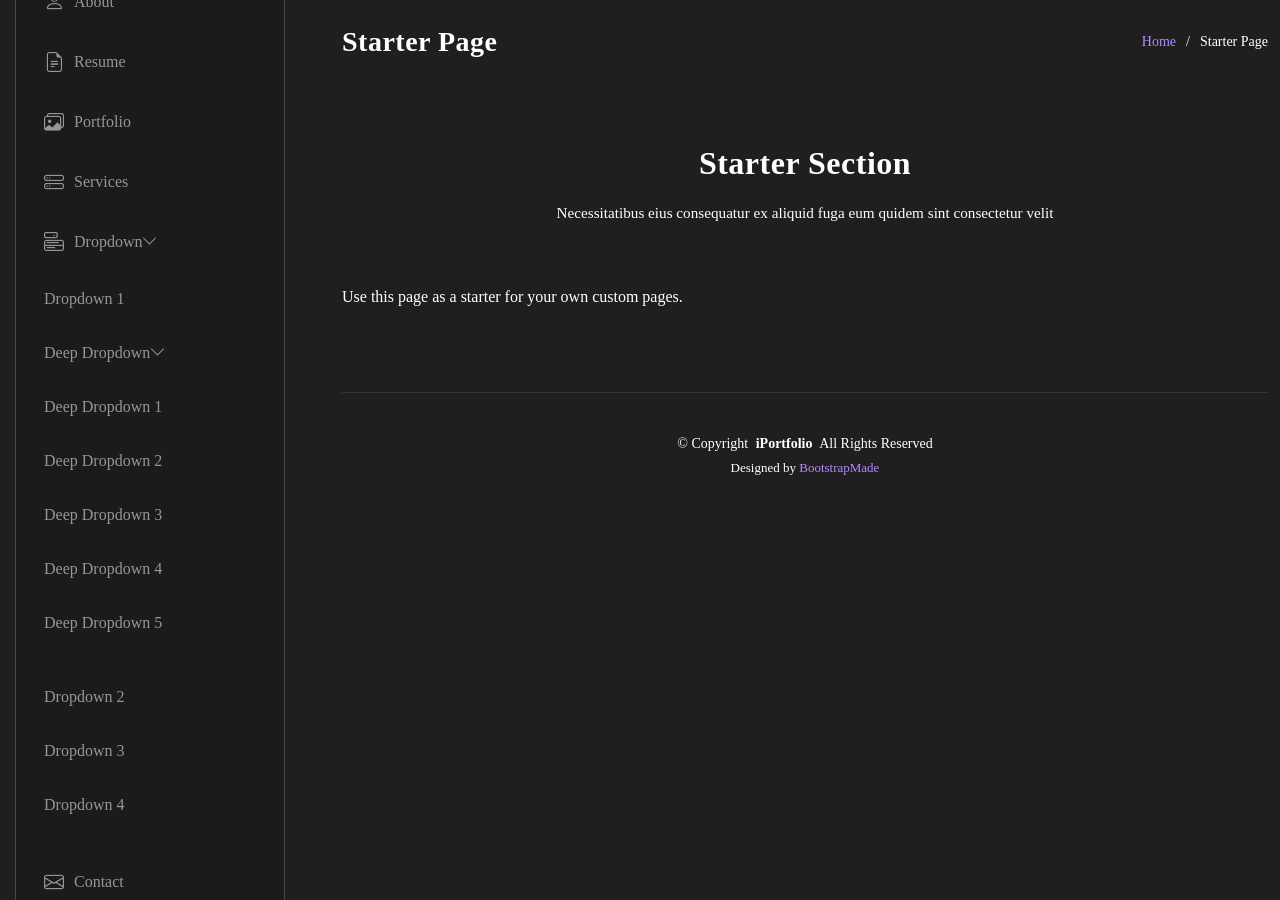
<file: starter-page.html>
<!DOCTYPE html>
<html lang="en">

<head>
  <meta charset="utf-8">
  <meta content="width=device-width, initial-scale=1.0" name="viewport">
  <title>Starter Page - SnapFolio Bootstrap Template</title>
  <meta name="description" content="">
  <meta name="keywords" content="">

  <!-- Favicons -->
  <link href="assets/img/favicon.png" rel="icon">
  <link href="assets/img/apple-touch-icon.png" rel="apple-touch-icon">

  <!-- Fonts -->
  <link href="https://fonts.googleapis.com" rel="preconnect">
  <link href="https://fonts.gstatic.com" rel="preconnect" crossorigin>
  <link href="https://fonts.googleapis.com/css2?family=Roboto:ital,wght@0,100;0,300;0,400;0,500;0,700;0,900;1,100;1,300;1,400;1,500;1,700;1,900&family=Ubuntu:ital,wght@0,300;0,400;0,500;0,700;1,300;1,400;1,500;1,700&family=Nunito:ital,wght@0,200;0,300;0,400;0,500;0,600;0,700;0,800;0,900;1,200;1,300;1,400;1,500;1,600;1,700;1,800;1,900&display=swap" rel="stylesheet">

  <!-- Vendor CSS Files -->
  <link href="assets/vendor/bootstrap/css/bootstrap.min.css" rel="stylesheet">
  <link href="assets/vendor/bootstrap-icons/bootstrap-icons.css" rel="stylesheet">
  <link href="assets/vendor/aos/aos.css" rel="stylesheet">
  <link href="assets/vendor/glightbox/css/glightbox.min.css" rel="stylesheet">
  <link href="assets/vendor/swiper/swiper-bundle.min.css" rel="stylesheet">

  <!-- Main CSS File -->
  <link href="assets/css/main.css" rel="stylesheet">

  <!-- =======================================================
  * Template Name: SnapFolio
  * Template URL: https://bootstrapmade.com/snapfolio-bootstrap-portfolio-template/
  * Updated: Jul 21 2025 with Bootstrap v5.3.7
  * Author: BootstrapMade.com
  * License: https://bootstrapmade.com/license/
  ======================================================== -->
</head>

<body class="starter-page-page">

  <header id="header" class="header dark-background d-flex flex-column justify-content-center">
    <i class="header-toggle d-xl-none bi bi-list"></i>

    <div class="header-container d-flex flex-column align-items-start">
      <nav id="navmenu" class="navmenu">
        <ul>
          <li><a href="#hero"><i class="bi bi-house navicon"></i>Home</a></li>
          <li><a href="#about"><i class="bi bi-person navicon"></i> About</a></li>
          <li><a href="#resume"><i class="bi bi-file-earmark-text navicon"></i> Resume</a></li>
          <li><a href="#portfolio"><i class="bi bi-images navicon"></i> Portfolio</a></li>
          <li><a href="#services"><i class="bi bi-hdd-stack navicon"></i> Services</a></li>
          <li class="dropdown"><a href="#"><i class="bi bi-menu-button navicon"></i> <span>Dropdown</span> <i class="bi bi-chevron-down toggle-dropdown"></i></a>
            <ul>
              <li><a href="#">Dropdown 1</a></li>
              <li class="dropdown"><a href="#"><span>Deep Dropdown</span> <i class="bi bi-chevron-down toggle-dropdown"></i></a>
                <ul>
                  <li><a href="#">Deep Dropdown 1</a></li>
                  <li><a href="#">Deep Dropdown 2</a></li>
                  <li><a href="#">Deep Dropdown 3</a></li>
                  <li><a href="#">Deep Dropdown 4</a></li>
                  <li><a href="#">Deep Dropdown 5</a></li>
                </ul>
              </li>
              <li><a href="#">Dropdown 2</a></li>
              <li><a href="#">Dropdown 3</a></li>
              <li><a href="#">Dropdown 4</a></li>
            </ul>
          </li>
          <li><a href="#contact"><i class="bi bi-envelope navicon"></i> Contact</a></li>
        </ul>
      </nav>

      <div class="social-links text-center">
        <a href="#" class="twitter"><i class="bi bi-twitter-x"></i></a>
        <a href="#" class="facebook"><i class="bi bi-facebook"></i></a>
        <a href="#" class="instagram"><i class="bi bi-instagram"></i></a>
        <a href="#" class="google-plus"><i class="bi bi-skype"></i></a>
        <a href="#" class="linkedin"><i class="bi bi-linkedin"></i></a>
      </div>

    </div>

  </header>

  <main class="main">

    <!-- Page Title -->
    <div class="page-title dark-background">
      <div class="container d-lg-flex justify-content-between align-items-center">
        <h1 class="mb-2 mb-lg-0">Starter Page</h1>
        <nav class="breadcrumbs">
          <ol>
            <li><a href="index.html">Home</a></li>
            <li class="current">Starter Page</li>
          </ol>
        </nav>
      </div>
    </div><!-- End Page Title -->

    <!-- Starter Section Section -->
    <section id="starter-section" class="starter-section section">

      <!-- Section Title -->
      <div class="container section-title" data-aos="fade-up">
        <h2>Starter Section</h2>
        <p>Necessitatibus eius consequatur ex aliquid fuga eum quidem sint consectetur velit</p>
      </div><!-- End Section Title -->

      <div class="container" data-aos="fade-up">
        <p>Use this page as a starter for your own custom pages.</p>
      </div>

    </section><!-- /Starter Section Section -->

  </main>

  <footer id="footer" class="footer position-relative">

    <div class="container">
      <div class="copyright text-center ">
        <p>© <span>Copyright</span> <strong class="px-1 sitename">iPortfolio</strong> <span>All Rights Reserved</span></p>
      </div>
      <div class="credits">
        <!-- All the links in the footer should remain intact. -->
        <!-- You can delete the links only if you've purchased the pro version. -->
        <!-- Licensing information: https://bootstrapmade.com/license/ -->
        <!-- Purchase the pro version with working PHP/AJAX contact form: [buy-url] -->
        Designed by <a href="https://bootstrapmade.com/">BootstrapMade</a>
      </div>
    </div>

  </footer>

  <!-- Scroll Top -->
  <a href="#" id="scroll-top" class="scroll-top d-flex align-items-center justify-content-center"><i class="bi bi-arrow-up-short"></i></a>

  <!-- Preloader -->
  <div id="preloader"></div>

  <!-- Vendor JS Files -->
  <script src="assets/vendor/bootstrap/js/bootstrap.bundle.min.js"></script>
  <script src="assets/vendor/php-email-form/validate.js"></script>
  <script src="assets/vendor/aos/aos.js"></script>
  <script src="assets/vendor/typed.js/typed.umd.js"></script>
  <script src="assets/vendor/purecounter/purecounter_vanilla.js"></script>
  <script src="assets/vendor/waypoints/noframework.waypoints.js"></script>
  <script src="assets/vendor/isotope-layout/isotope.pkgd.min.js"></script>
  <script src="assets/vendor/imagesloaded/imagesloaded.pkgd.min.js"></script>
  <script src="assets/vendor/glightbox/js/glightbox.min.js"></script>
  <script src="assets/vendor/swiper/swiper-bundle.min.js"></script>

  <!-- Main JS File -->
  <script src="assets/js/main.js"></script>

</body>

</html>
</file>
<file: assets/css/main.css>
**
* Template Name: SnapFolio
* Template URL: https://bootstrapmade.com/snapfolio-bootstrap-portfolio-template/
* Updated: Jul 21 2025 with Bootstrap v5.3.7
* Author: BootstrapMade.com
* License: https://bootstrapmade.com/license/
*/

/*--------------------------------------------------------------
# Font & Color Variables
# Help: https://bootstrapmade.com/color-system/
--------------------------------------------------------------*/
/* Fonts */
:root {
  --default-font: "Roboto",  system-ui, -apple-system, "Segoe UI", Roboto, "Helvetica Neue", Arial, "Noto Sans", "Liberation Sans", sans-serif, "Apple Color Emoji", "Segoe UI Emoji", "Segoe UI Symbol", "Noto Color Emoji";
  --heading-font: "Ubuntu",  sans-serif;
  --nav-font: "Nunito",  sans-serif;
}

/* Global Colors - The following color variables are used throughout the website. Updating them here will change the color scheme of the entire website */
:root { 
  --background-color: #1f1f1f; /* Background color for the entire website, including individual sections */
  --default-color: #ffffff; /* Default color used for the majority of the text content across the entire website */
  --heading-color: #ffffff; /* Color for headings, subheadings and title throughout the website */
  --accent-color: #b38aff; /* Accent color that represents your brand on the website. It's used for buttons, links, and other elements that need to stand out */
  --surface-color: #232323; /* The surface color is used as a background of boxed elements within sections, such as cards, icon boxes, or other elements that require a visual separation from the global background. */
  --contrast-color: #a8f0d1; /* Contrast color for text, ensuring readability against backgrounds of accent, heading, or default colors. */
}

/* Nav Menu Colors - The following color variables are used specifically for the navigation menu. They are separate from the global colors to allow for more customization options */
:root {
  --nav-color: rgba(236, 236, 236, 0.59);  /* The default color of the main navmenu links */
  --nav-hover-color:var(--brand-lilac); /* Applied to main navmenu links when they are hovered over or active */
  --nav-mobile-background-color: #393939; /* Used as the background color for mobile navigation menu */
  --nav-dropdown-background-color: #393939; /* Used as the background color for dropdown items that appear when hovering over primary navigation items */
  --nav-dropdown-color: #ffffff; /* Used for navigation links of the dropdown items in the navigation menu. */
  --nav-dropdown-hover-color:var(--brand-mint); /* Similar to --nav-hover-color, this color is applied to dropdown navigation links when they are hovered over. */
}

/* Color Presets - These classes override global colors when applied to any section or element, providing reuse of the sam color scheme. */

.light-background {
  --background-color: #2c2c2c;
  --surface-color: #323232;
}

.dark-background {
  --background-color: #040b14;
  --default-color: #ffffff;
  --heading-color: var(--brand-lilac);
  --surface-color: #151f2b;
  --contrast-color:var(--brand-mint);
}

/* Smooth scroll */
:root {
  scroll-behavior: smooth;
}

/*--------------------------------------------------------------
# General Styling & Shared Classes
--------------------------------------------------------------*/
body {
  color: var(--default-color);
  background-color: var(--background-color);
  font-family: var(--default-font);
}

a {
  color: var(--accent-color);
  text-decoration: none;
  transition: 0.3s;
}

a:hover {
  color: color-mix(in srgb, var(--accent-color), var(--brand-mint) 25%);
  text-decoration: none;
}

h1,
h2,
h3,
h4,
h5,
h6 {
  color: var(--accent-color);
  font-family: var(--heading-font);
}

/* PHP Email Form Messages
------------------------------*/
.php-email-form .error-message {
  display: none;
  background: #df1529;
  color: #ffffff;
  text-align: left;
  padding: 15px;
  margin-bottom: 24px;
  font-weight: 600;
}

.php-email-form .sent-message {
  display: none;
  color: #ffffff;
  background: #059652;
  text-align: center;
  padding: 15px;
  margin-bottom: 24px;
  font-weight: 600;
}

.php-email-form .loading {
  display: none;
  background: var(--surface-color);
  text-align: center;
  padding: 15px;
  margin-bottom: 24px;
}

.php-email-form .loading:before {
  content: "";
  display: inline-block;
  border-radius: 50%;
  width: 24px;
  height: 24px;
  margin: 0 10px -6px 0;
  border: 3px solid var(--accent-color);
  border-top-color: var(--surface-color);
  animation: php-email-form-loading 1s linear infinite;
}

@keyframes php-email-form-loading {
  0% {
    transform: rotate(0deg);
  }

  100% {
    transform: rotate(360deg);
  }
}

/*--------------------------------------------------------------
# Global Header (con acentos lila y verde menta)
--------------------------------------------------------------*/
.header {
  --background-color: #1b1b1b;
  --contrast-color: var(--brand-mint); /* Verde menta como contraste */
  color: var(--default-color);
  position: fixed;
  top: 0;
  left: 0;
  bottom: 0;
  padding: 0 15px;
  width: 300px;
  transition: all ease-in-out 0.3s;
  overflow-y: auto;
  z-index: 997;
}

.header .header-container {
  border-radius: 20px;
  padding: 15px;
  background-color: var(--background-color);
  border: 1px solid color-mix(in srgb, var(--default-color), transparent 80%);
}

/* Íconos sociales con hover lila */
.header .social-links {
  display: flex;
  justify-content: center;
  gap: 32px;
  margin-top: 1rem;
}
.header .social-links a {
  font-size: 16px;
  display: inline-flex;
  align-items: center;
  justify-content: center;
  background: color-mix(in srgb, var(--default-color), transparent 90%);
  color: var(--default-color);
  margin: 0 2px;
  border-radius: 50%;
  text-align: center;
  width: 40px;
  height: 40px;
  transition: 0.3s;
}

.header .social-links a:hover {
  color: var(--brand-mint); /* Verde menta al pasar el mouse */
  background: var(--accent-color); /* Lila como fondo */
}

/* Toggle del menú con hover suave */
.header .header-toggle {
  color: var(--brand-mint);
  background-color: var(--accent-color); /* Lila */
  font-size: 22px;
  display: flex;
  align-items: center;
  justify-content: center;
  width: 40px;
  height: 40px;
  border-radius: 50%;
  cursor: pointer;
  position: fixed;
  top: 15px;
  right: 15px;
  z-index: 9999;
  transition: background-color 0.3s;
}

.header .header-toggle:hover {
  color: var(--brand-mint);
  background-color: color-mix(in srgb, var(--accent-color) 90%, white 15%);
}

/* Responsive */
@media (min-width: 1200px) {
  .header~main,
  .header~#footer {
    margin-left: 330px;
  }
}

@media (max-width: 1199px) {
  .header {
    left: -100%;
  }
}

.header.header-show {
  left: 0;
}
/*--------------------------------------------------------------
# Navigation Menu 
--------------------------------------------------------------*/
.navmenu {
  padding: 0;
  z-index: 9997;
  width: 100%;
}

.navmenu ul {
  list-style: none;
  padding: 0 0 20px 0;
  margin: 0;
}

.navmenu a,
.navmenu a:focus {
  color: var(--nav-color);
  padding: 15px 10px;
  font-family: var(--nav-font);
  font-size: 16px;
  font-weight: 400;
  display: flex;
  align-items: center;
  white-space: nowrap;
  transition: 0.3s;
  width: 100%;
  border-left: 3px solid transparent;
}

.navmenu a:hover,
.navmenu .active,
.navmenu .active:focus {
  color: var(--nav-hover-color); /* Lila */
  background-color: rgba(179, 138, 255, 0.1); /* Fondo lila suave */
  border-left: 3px solid var(--brand-mint); /* Borde verde menta */
}

.navmenu a .navicon {
  font-size: 20px;
  margin-right: 10px;
  transition: color 0.3s;
}

.navmenu a:hover .navicon,
.navmenu .active .navicon {
  color: var(--accent-color); /* Ícono en lila */
}
/*--------------------------------------------------------------
# Global Footer
--------------------------------------------------------------*/
.footer {
  color: var(--default-color);
  background-color: var(--background-color);
  font-size: 14px;
  padding: 0 0 40px 0;
  position: relative;
}

.footer .copyright {
  padding-top: 40px;
  border-top: 1px solid color-mix(in srgb, var(--default-color), transparent 90%);
}

.footer .copyright p {
  margin-bottom: 0;
}

.footer .credits {
  margin-top: 4px;
  font-size: 13px;
  text-align: center;
}

/*--------------------------------------------------------------
# Preloader
--------------------------------------------------------------*/
#preloader {
  position: fixed;
  inset: 0;
  z-index: 999999;
  overflow: hidden;
  background: var(--background-color); /* fondo oscuro */
  transition: all 0.6s ease-out;
}

/* Círculo giratorio con colores personalizados */
#preloader:before {
  content: "";
  position: fixed;
  top: calc(50% - 30px);
  left: calc(50% - 30px);
  border: 6px solid var(--brand-lilac); /* borde lila */
  border-color: var(--brand-lilac) transparent var(--brand-mint) transparent; /* alterna lila y verde menta */
  border-radius: 50%;
  width: 60px;
  height: 60px;
  animation: animate-preloader 1.5s linear infinite;
}

/* Animación de rotación */
@keyframes animate-preloader {
  0% {
    transform: rotate(0deg);
  }

  100% {
    transform: rotate(360deg);
  }
}

/*--------------------------------------------------------------
# Scroll Top Button
--------------------------------------------------------------*/
.scroll-top {
  position: fixed;
  visibility: hidden;
  opacity: 0;
  right: 15px;
  bottom: -15px;
  z-index: 99999;
  background-color: var(--brand-lilac); /* fondo lila */
  width: 44px;
  height: 44px;
  border-radius: 50px;
  transition: all 0.4s;
  box-shadow: 0 0 10px rgba(179, 138, 255, 0.3); /* sombra lila suave */
}

.scroll-top i {
  font-size: 24px;
  color: var(--brand-mint); /* ícono en verde menta */
  line-height: 0;
  transition: color 0.3s;
}

.scroll-top:hover {
  background-color: color-mix(in srgb, var(--brand-lilac), white 10%); /* lila más claro al pasar el mouse */
  color: var(--brand-mint);
}

.scroll-top.active {
  visibility: visible;
  opacity: 1;
  bottom: 15px;
}

/*--------------------------------------------------------------
# Disable aos animation delay on mobile devices
--------------------------------------------------------------*/
@media screen and (max-width: 768px) {
  [data-aos-delay] {
    transition-delay: 0 !important;
  }

  [data-aos] {
    animation-duration: 0.6s !important; /* más rápido en móviles */
  }
}

/*--------------------------------------------------------------
# Global Page Titles & Breadcrumbs
--------------------------------------------------------------*/
.page-title {
  color: var(--default-color);
  padding: 25px 0 0 0;
  position: relative;
}

.page-title .container {
  border-bottom: 1px solid var(--brand-mint); /* línea inferior en verde menta */
  padding-bottom: 25px;
}

.page-title h1 {
  font-size: 28px;
  font-weight: 700;
  color: var(--brand-lilac); /* título principal en lila */
  letter-spacing: 0.5px;
}

.page-title .breadcrumbs ol {
  display: flex;
  flex-wrap: wrap;
  list-style: none;
  padding: 0;
  margin: 0;
  font-size: 14px;
  font-weight: 400;
  color: var(--default-color);
}

.page-title .breadcrumbs ol li+li {
  padding-left: 10px;
}

.page-title .breadcrumbs ol li+li::before {
  content: "/";
  display: inline-block;
  padding-right: 10px;
  color: var(--brand-mint); /* separador en verde menta */
}

/*--------------------------------------------------------------
# Global Sections
--------------------------------------------------------------*/
section,
.section {
  color: var(--default-color);
  background-color: var(--background-color);
  padding: 60px 0;
  overflow: clip;
  border-top: 1px solid var(--brand-mint); /* línea superior verde menta */
  border-bottom: 1px solid var(--brand-lilac); /* línea inferior lila */
}

/* Scroll margin solo para skills */
.skills.section {
  scroll-margin-top: 120px;
}

/* Títulos dentro de secciones */
.section h2,
section h2 {
  color: var(--brand-lilac); /* títulos en lila */
  font-size: 1.8rem;
  font-weight: 600;
  margin-bottom: 20px;
  text-align: center;
}

/* Separadores decorativos */
.section::after {
  content: "";
  display: block;
  width: 60px;
  height: 3px;
  margin: 20px auto 0;
  background-color: var(--brand-mint); /* barra decorativa verde menta */
  border-radius: 2px;
}

/*--------------------------------------------------------------
# Global Section Titles (con lila y verde menta)
--------------------------------------------------------------*/
.section-title {
  text-align: center;
  padding-bottom: 60px;
  position: relative;
}

.section-title h2 {
  font-size: 32px;
  font-weight: 700;
  position: relative;
  color: var(--brand-lilac); /* título en lila */
  letter-spacing: 0.5px;
}

.section-title h2:before,
.section-title h2:after {
  content: "";
  width: 50px;
  height: 2px;
  background: var(--brand-mint); /* líneas decorativas en verde menta */
  display: inline-block;
}

.section-title h2:before {
  margin: 0 15px 10px 0;
}

.section-title h2:after {
  margin: 0 0 10px 15px;
}

.section-title p {
  margin-bottom: 0;
  font-size: 0.95rem;
  color: var(--default-color);
}

/* HERO SECTION*/
.hero { min-height: 100vh; position: relative; overflow: hidden; display: flex; align-items: center; }
.hero .background-elements { position: absolute; top: 0; left: 0; width: 100%; height: 100%; z-index: 1; overflow: hidden; }
.hero .background-elements .bg-circle { position: absolute; border-radius: 50%; background: linear-gradient(45deg, color-mix(in srgb, var(--brand-lilac), transparent 90%), color-mix(in srgb, var(--brand-mint), transparent 95%)); animation: float 6s ease-in-out infinite; }

.hero .background-elements .bg-circle.circle-1 { width: 300px; height: 300px; top: 10%; right: 10%; animation-delay: 0s; }
.hero .background-elements .bg-circle.circle-2 { width: 200px; height: 200px; bottom: 20%; left: 5%; animation-delay: 2s; }
.hero .hero-content { position: relative; width: 100%; z-index: 2; }
.hero .container { position: relative; z-index: 3; }
.hero .hero-text h1 {color: var(--brand-lilac); font-size: 72px; font-weight: 800; line-height: 1.1; margin-bottom: 15px; color: var(--heading-color); }
.hero .hero-text h1 .accent-text { color: var(--brand-mint); position: relative; }
.hero .hero-text h1 .accent-text::after { background: linear-gradient(90deg, var(--brand-mint), transparent);content: ""; position: absolute; bottom: -5px; left: 0; width: 100%; height: 3px; background: linear-gradient(90deg, var(--accent-color), color-mix(in srgb, var(--accent-color), transparent 50%)); }
.hero .hero-text h2 { color: var(--brand-lilac);font-size: 32px; font-weight: 600; color: var(--heading-color); margin-bottom: 10px; }
.hero .hero-text .lead { font-size: 24px; margin-bottom: 20px; color: var(--default-color); }
.hero .hero-text .lead span { color: var(--accent-color); font-weight: 600; border-bottom: 2px solid var(--accent-color); padding-bottom: 2px; }
.hero .hero-text .description { font-size: 18px; line-height: 1.6; color: color-mix(in srgb, var(--default-color), transparent 20%); margin-bottom: 40px; max-width: 500px; }
.hero .hero-actions { display: flex; gap: 20px; margin-bottom: 40px; flex-wrap: wrap; }
.hero .hero-actions .btn { padding: 14px 30px; font-size: 16px; font-weight: 600; border-radius: 50px; text-decoration: none; transition: all 0.3s ease; border: 2px solid; }
.hero .hero-actions .btn.btn-primary { background-color: var(--brand-lilac); color: var(--brand-mint); border-color: var(--brand-lilac); }
.hero .hero-actions .btn.btn-primary:hover { background-color: color-mix(in srgb, var(--brand-lilac), black 10%); transform: translateY(-2px); box-shadow: 0 8px 25px color-mix(in srgb, var(--brand-lilac), transparent 70%); }
.hero .hero-actions .btn.btn-outline { background-color: transparent; color: var(--brand-mint); border-color: var(--brand-mint); }
.hero .hero-actions .btn.btn-outline:hover { background-color: var(--brand-mint); color: #1f1f1f; transform: translateY(-2px);}
.hero .social-links { display: flex; gap: 20px}; 
.hero .social-links a { width: 50px; height: 50px; display: flex; align-items: center; justify-content: center; background-color: var(--surface-color); color: (var(--brand-mint), transparent 40%); border-radius: 50%; font-size: 20px; transition: all 0.3s ease; }
.hero .social-links a:hover { color: #ffffff; background-color: var(--brand-lilac); transform: translateY(-3px); box-shadow: 0 8px 25px color-mix(in srgb, var(--accent-color), transparent 70%); }
.hero .hero-visual { display: flex; justify-content: center; align-items: center; height: 100%; }
.hero .hero-visual .profile-container { position: relative; width: 400px; height: 400px; }
.hero .hero-visual .profile-container .profile-background { position: absolute; top: 15px; left: 15px; width: 100%; height: 100%; background: color-mix(in srgb, var(--accent-color), transparent 90%); border-radius: 30px; z-index: 1; }
.hero .hero-visual .profile-container .profile-image { position: relative; width: 100%; height: 100%; object-fit: cover; border-radius: 30px; z-index: 2; }
@keyframes float {
0%, 100% { transform: translateY(0px); }
50% { transform: translateY(-20px); } }
@keyframes floatIcon {
0%, 100% { transform: translateY(0px) rotate(0deg); }
50% { transform: translateY(-10px) rotate(5deg); } }
@media (max-width: 992px) { .hero .hero-text { text-align: center; margin-bottom: 50px; }
.hero .hero-text h1 { font-size: 56px; }
.hero .hero-text h2 { font-size: 28px; }
.hero .hero-text .lead { font-size: 20px; }
.hero .hero-visual .profile-container { width: 350px; height: 350px; } }
@media (max-width: 768px) { .hero .hero-text h1 { font-size: 42px; }
.hero .hero-text h2 { font-size: 24px; }
.hero .hero-text .lead { font-size: 18px; }
.hero .hero-text .description { font-size: 16px; }
.hero .hero-actions { justify-content: center; }
.hero .hero-actions .btn { padding: 12px 25px; font-size: 14px; }
.hero .hero-visual .profile-container { width: 300px; height: 300px; }
.hero .background-elements .bg-circle.circle-1 { width: 200px; height: 200px; }
.hero .background-elements .bg-circle.circle-2 { width: 150px; height: 150px; }
.hero .background-elements .bg-circle.circle-3 { width: 100px; height: 100px; } }

/*--------------------------------------------------------------
# About Section
--------------------------------------------------------------*/
.about .profile-card {
  background: linear-gradient(135deg, var(--surface-color) 0%, color-mix(in srgb, var(--surface-color), var(--accent-color) 5%) 100%);
  border-radius: 2rem;
  padding: 2.5rem;
  text-align: center;
  box-shadow: 0 20px 40px rgba(0, 0, 0, 0.08);
  border: 1px solid color-mix(in srgb, var(--accent-color), transparent 90%);
  position: relative;
  overflow: hidden;
}

.about .profile-card::before {
  content: "";
  position: absolute;
  top: 0;
  left: 0;
  right: 0;
  height: 4px;
  background: linear-gradient(90deg, var(--accent-color), color-mix(in srgb, var(--accent-color), var(--heading-color) 30%));
}

@media (max-width: 991px) {
  .about .profile-card {
    margin-bottom: 3rem;
  }
}

.about .profile-header {
  position: relative;
  margin-bottom: 2rem;
}

.about .profile-header .profile-image {
  width: 160px;
  height: 160px;
  margin: 0 auto 1.5rem;
  border-radius: 50%;
  overflow: hidden;
  border: 4px solid var(--accent-color);
  box-shadow: 0 10px 30px rgba(0, 0, 0, 0.15);
}

.about .profile-header .profile-image img {
  width: 100%;
  height: 100%;
  object-fit: cover;
}

.about .profile-header .profile-badge {
  position: absolute;
  bottom: 20px;
  right: calc(50% - 65px);
  width: 32px;
  height: 32px;
  background-color: var(--accent-color);
  border-radius: 50%;
  display: flex;
  align-items: center;
  justify-content: center;
  border: 3px solid var(--surface-color);
}

.about .profile-header .profile-badge i {
  color: var(--contrast-color);
  font-size: 14px;
}

.about .profile-content h3 {
  font-size: 1.5rem;
  font-weight: 700;
  margin-bottom: 0.5rem;
  color: var(--heading-color);
}

.about .profile-content .profession {
  color: var(--accent-color);
  font-weight: 500;
  margin-bottom: 2rem;
}

.about .contact-links {
  display: flex;
  flex-direction: column;
  gap: 1rem;
}

.about .contact-links .contact-item {
  display: flex;
  align-items: center;
  gap: 0.75rem;
  padding: 0.75rem 1rem;
  background-color: color-mix(in srgb, var(--surface-color), var(--background-color) 50%);
  border-radius: 0.75rem;
  text-decoration: none;
  color: var(--default-color);
  transition: all 0.3s;
  border: 1px solid color-mix(in srgb, var(--default-color), transparent 90%);
}

.about .contact-links .contact-item:hover {
  background-color: var(--accent-color);
  color: var(--contrast-color);
  transform: translateY(-2px);
  box-shadow: 0 5px 20px color-mix(in srgb, var(--accent-color), transparent 70%);
}

.about .contact-links .contact-item i {
  font-size: 1rem;
  width: 18px;
}

.about .about-content {
  padding-left: 3rem;
}

@media (max-width: 991px) {
  .about .about-content {
    padding-left: 0;
  }
}

.about .about-content .section-header {
  margin-bottom: 2rem;
}

.about .about-content .section-header .badge-text {
  display: inline-block;
  background: linear-gradient(135deg, var(--accent-color), color-mix(in srgb, var(--accent-color), var(--heading-color) 20%));
  color: var(--contrast-color);
  padding: 0.5rem 1.5rem;
  border-radius: 2rem;
  font-size: 0.875rem;
  font-weight: 600;
  letter-spacing: 0.5px;
  margin-bottom: 1.5rem;
}

.about .about-content .section-header h2 {
  font-size: 2.25rem;
  font-weight: 700;
  line-height: 1.3;
  margin: 0;
}

@media (max-width: 768px) {
  .about .about-content .section-header h2 {
    font-size: 1.875rem;
  }
}

.about .about-content .description {
  margin-bottom: 2.5rem;
}

.about .about-content .description p {
  font-size: 1.1rem;
  line-height: 1.7;
  color: color-mix(in srgb, var(--default-color), transparent 20%);
  margin-bottom: 1.5rem;
}

.about .about-content .description p:last-child {
  margin-bottom: 0;
}

.about .stats-grid {
  display: grid;
  grid-template-columns: repeat(3, 1fr);
  gap: 2rem;
  margin-bottom: 2.5rem;
  padding: 2rem;
  background-color: var(--surface-color);
  border-radius: 1.5rem;
  box-shadow: 0 10px 30px rgba(0, 0, 0, 0.05);
}

@media (max-width: 768px) {
  .about .stats-grid {
    grid-template-columns: 1fr;
    gap: 1.5rem;
    text-align: center;
  }
}

.about .stats-grid .stat-item {
  text-align: center;
}

.about .stats-grid .stat-item .stat-number {
  font-size: 2rem;
  font-weight: 700;
  color: var(--accent-color);
  display: block;
  margin-bottom: 0.5rem;
}

.about .stats-grid .stat-item .stat-label {
  font-size: 0.875rem;
  color: color-mix(in srgb, var(--default-color), transparent 40%);
  font-weight: 500;
}

.about .details-grid {
  margin-bottom: 2.5rem;
}

.about .details-grid .detail-row {
  display: grid;
  grid-template-columns: 1fr 1fr;
  gap: 2rem;
  margin-bottom: 1.5rem;
}

@media (max-width: 768px) {
  .about .details-grid .detail-row {
    grid-template-columns: 1fr;
    gap: 1rem;
  }
}

.about .details-grid .detail-row:last-child {
  margin-bottom: 0;
}

.about .details-grid .detail-item .detail-label {
  display: block;
  font-size: 0.875rem;
  color: color-mix(in srgb, var(--default-color), transparent 50%);
  margin-bottom: 0.5rem;
  font-weight: 500;
}

.about .details-grid .detail-item .detail-value {
  display: block;
  font-weight: 600;
  color: var(--heading-color);
  font-size: 1rem;
}

.about .cta-section {
  display: flex;
  gap: 1rem;
  flex-wrap: wrap;
}

.about .cta-section .btn {
  padding: 0.875rem 2rem;
  border-radius: 0.75rem;
  font-weight: 600;
  text-decoration: none;
  transition: all 0.3s;
  display: inline-flex;
  align-items: center;
  gap: 0.5rem;
  border: 2px solid transparent;
}

.about .cta-section .btn.btn-primary {
  background-color: var(--accent-color);
  color: var(--contrast-color);
}

.about .cta-section .btn.btn-primary:hover {
  background-color: color-mix(in srgb, var(--accent-color), black 15%);
  transform: translateY(-2px);
  box-shadow: 0 10px 30px color-mix(in srgb, var(--accent-color), transparent 60%);
}

.about .cta-section .btn.btn-outline {
  background-color: transparent;
  color: var(--default-color);
  border-color: color-mix(in srgb, var(--default-color), transparent 70%);
}

.about .cta-section .btn.btn-outline:hover {
  border-color: var(--accent-color);
  transform: translateY(-2px);
}
.skill-card {
  background-color: var(--surface-color);
  padding: 0.8rem;
  border-radius: 0.75rem;
  box-shadow: 0 2px 8px rgba(0,0,0,0.1);
  width: 110px;
  height: 110px;
  display: flex;
  flex-direction: column;
  align-items: center;
  justify-content: center;
  transition: transform 0.3s ease;
}
.skill-card:hover {
  transform: translateY(-4px);
}
.skill-card img {
  width: 48px;
  height: 48px;
  object-fit: contain;
}
.skill-card p {
  font-size: 0.75rem;
  margin-top: 0.4rem;
  color: var(--default-color);
  text-align: center;
}
.skill-title {
  font-size: 1.3rem;
  font-weight: 600;
  text-align: center;
}
/*--------------------------------------------------------------
# Stats Section
--------------------------------------------------------------*/
.stats .stats-wrapper {
  display: grid;
  grid-template-columns: repeat(4, 1fr);
  gap: 20px;
}

@media (max-width: 992px) {
  .stats .stats-wrapper {
    grid-template-columns: repeat(2, 1fr);
  }
}

@media (max-width: 576px) {
  .stats .stats-wrapper {
    grid-template-columns: 1fr;
  }
}

.stats .stats-item {
  background: linear-gradient(135deg, color-mix(in srgb, var(--surface-color), transparent 5%), var(--surface-color));
  border-radius: 15px;
  padding: 40px 20px;
  text-align: center;
  position: relative;
  transition: transform 0.3s ease, box-shadow 0.3s ease;
  box-shadow: 0 10px 30px rgba(0, 0, 0, 0.05);
  overflow: hidden;
}

.stats .stats-item:hover {
  transform: translateY(-10px);
  box-shadow: 0 15px 35px rgba(0, 0, 0, 0.1);
}

.stats .stats-item:hover .icon-wrapper {
  transform: scale(1.1);
}

.stats .stats-item:nth-child(1) .icon-wrapper {
  background-color: color-mix(in srgb, var(--accent-color), transparent 85%);
}

.stats .stats-item:nth-child(1) .icon-wrapper i {
  color: color-mix(in srgb, var(--accent-color), transparent 10%);
}

.stats .stats-item:nth-child(2) .icon-wrapper {
  background-color: color-mix(in srgb, #ff7e00, transparent 85%);
}

.stats .stats-item:nth-child(2) .icon-wrapper i {
  color: color-mix(in srgb, #ff7e00, transparent 10%);
}

.stats .stats-item:nth-child(3) .icon-wrapper {
  background-color: color-mix(in srgb, #00c875, transparent 85%);
}

.stats .stats-item:nth-child(3) .icon-wrapper i {
  color: color-mix(in srgb, #00c875, transparent 10%);
}

.stats .stats-item:nth-child(4) .icon-wrapper {
  background-color: color-mix(in srgb, #e83e8c, transparent 85%);
}

.stats .stats-item:nth-child(4) .icon-wrapper i {
  color: color-mix(in srgb, #e83e8c, transparent 10%);
}

.stats .stats-item .icon-wrapper {
  width: 80px;
  height: 80px;
  border-radius: 50%;
  display: flex;
  align-items: center;
  justify-content: center;
  margin: 0 auto 20px;
  transition: transform 0.3s ease;
}

.stats .stats-item .icon-wrapper i {
  font-size: 36px;
}

.stats .stats-item span {
  display: block;
  font-size: 48px;
  font-weight: 700;
  color: var(--heading-color);
  margin-bottom: 10px;
  line-height: 1;
  font-family: var(--heading-font);
}

.stats .stats-item p {
  color: var(--default-color);
  font-size: 18px;
  margin: 0;
  font-weight: 500;
  font-family: var(--heading-font);
  opacity: 0.8;
}

/*--------------------------------------------------------------
# Skills Section
--------------------------------------------------------------*/
.skills .skills-category {
  background-color: var(--surface-color);
  padding: 30px;
  border-radius: 8px;
  box-shadow: 0 0 20px rgba(0, 0, 0, 0.05);
  height: 100%;
  transition: transform 0.3s;
}

.skills .skills-category:hover {
  transform: translateY(-5px);
}

.skills .skills-category h3 {
  font-size: 24px;
  margin-bottom: 25px;
  position: relative;
  padding-bottom: 15px;
}

.skills .skills-category h3:after {
  content: "";
  position: absolute;
  bottom: 0;
  left: 0;
  width: 50px;
  height: 2px;
  background-color: var(--accent-color);
}

.skills .skill-item {
  margin-bottom: 25px;
}

.skills .skill-item:last-child {
  margin-bottom: 0;
}

.skills .skill-item h4 {
  font-size: 16px;
  margin-bottom: 8px;
}

.skills .skill-item .skill-percentage {
  font-size: 14px;
  color: color-mix(in srgb, var(--heading-color), transparent 30%);
}

.skills .skill-item .progress {
  height: 8px;
  background-color: color-mix(in srgb, var(--accent-color), transparent 90%);
  border-radius: 20px;
  overflow: hidden;
  position: relative;
}

.skills .skill-item .progress .progress-bar {
  background-color: var(--accent-color);
  transition: width 1.5s ease-in-out;
  width: 0;
  height: 100%;
  border-radius: 20px;
}

.skills .skill-item .skill-tooltip {
  font-size: 14px;
  color: color-mix(in srgb, var(--default-color), transparent 30%);
  margin-top: 8px;
  opacity: 0;
  transform: translateY(-5px);
  transition: all 0.3s;
}

.skills .skill-item:hover .skill-tooltip {
  opacity: 1;
  transform: translateY(0);
}

.skills .skill-box {
  background-color: var(--surface-color);
  padding: 25px 20px;
  border-radius: 8px;
  text-align: center;
  transition: all 0.3s;
  height: 100%;
  position: relative;
  overflow: hidden;
  box-shadow: 0 0 15px rgba(0, 0, 0, 0.05);
}

.skills .skill-box:hover {
  transform: translateY(-5px);
}

.skills .skill-box:hover i {
  color: var(--accent-color);
  transform: scale(1.1);
}

.skills .skill-box:hover .skill-tooltip {
  opacity: 1;
  transform: translateY(0);
}

.skills .skill-box i {
  font-size: 36px;
  color: color-mix(in srgb, var(--accent-color), transparent 20%);
  margin-bottom: 15px;
  display: inline-block;
  transition: all 0.3s;
}

.skills .skill-box h4 {
  font-size: 18px;
  margin-bottom: 10px;
}

.skills .skill-box .skill-tooltip {
  font-size: 14px;
  color: color-mix(in srgb, var(--default-color), transparent 30%);
  opacity: 0;
  transform: translateY(5px);
  transition: all 0.3s;
}

@media (max-width: 991.98px) {
  .skills .skills-category {
    margin-bottom: 30px;
  }

  .skills .skills-category:last-child {
    margin-bottom: 0;
  }
}

@media (max-width: 767.98px) {
  .skills .skill-box {
    margin-bottom: 20px;
  }

  .skills .skill-box:last-child {
    margin-bottom: 0;
  }
}

/*--------------------------------------------------------------
# Portfolio Section
--------------------------------------------------------------*/
@media (max-width: 991px) {
  .portfolio .filter-sidebar {
    margin-bottom: 30px;
  }
}

.portfolio .filters-wrapper {
  background-color: color-mix(in srgb, var(--surface-color), var(--default-color) 3%);
  padding: 30px;
  border-radius: 10px;
  box-shadow: 0 5px 25px rgba(0, 0, 0, 0.05);
}

@media (max-width: 991px) {
  .portfolio .filters-wrapper {
    padding: 20px;
  }
}

.portfolio .portfolio-filters {
  padding: 0;
  margin: 0;
  list-style: none;
  display: flex;
  flex-direction: column;
  gap: 10px;
}

@media (max-width: 991px) {
  .portfolio .portfolio-filters {
    flex-direction: row;
    flex-wrap: wrap;
    justify-content: center;
  }
}

.portfolio .portfolio-filters li {
  cursor: pointer;
  padding: 12px 20px;
  font-size: 16px;
  font-weight: 500;
  line-height: 1;
  color: var(--default-color);
  transition: all 0.3s ease-in-out;
  border-radius: 6px;
  background: transparent;
  position: relative;
  border-left: 3px solid transparent;
}

@media (max-width: 991px) {
  .portfolio .portfolio-filters li {
    padding: 8px 16px;
    border: 1px solid color-mix(in srgb, var(--accent-color), transparent 80%);
    border-left-width: 3px;
  }
}

.portfolio .portfolio-filters li:hover {
  color: var(--accent-color);
  background-color: color-mix(in srgb, var(--accent-color), transparent 90%);
  border-left-color: color-mix(in srgb, var(--accent-color), transparent 50%);
}

.portfolio .portfolio-filters li.filter-active {
  color: var(--accent-color);
  background-color: color-mix(in srgb, var(--accent-color), transparent 90%);
  border-left-color: var(--accent-color);
  font-weight: 600;
}

.portfolio .portfolio-wrap {
  transition: 0.4s;
  position: relative;
  overflow: hidden;
  border-radius: 12px;
  box-shadow: 0 5px 20px rgba(0, 0, 0, 0.08);
  height: 100%;
}

.portfolio .portfolio-wrap img {
  transition: transform 0.6s cubic-bezier(0.215, 0.61, 0.355, 1);
  width: 100%;
  height: 175px;
  object-fit: cover;
}

.portfolio .portfolio-wrap .portfolio-info {
  position: absolute;
  bottom: 0;
  left: 0;
  right: 0;
  padding: 15px;
  background: linear-gradient(to top, rgba(0, 0, 0, 0.8) 0%, rgba(0, 0, 0, 0.4) 60%, rgba(0, 0, 0, 0) 100%);
  z-index: 3;
  transition: all 0.4s cubic-bezier(0.215, 0.61, 0.355, 1);
  transform: translateY(20px);
  opacity: 0;
}

.portfolio .portfolio-wrap .portfolio-info .content {
  transition: all 0.4s cubic-bezier(0.215, 0.61, 0.355, 1);
  transform: translateY(20px);
}

.portfolio .portfolio-wrap .portfolio-info .category {
  display: inline-block;
  color: var(--accent-color);
  font-size: 14px;
  font-weight: 500;
  text-transform: uppercase;
  letter-spacing: 1px;
  margin-bottom: 8px;
}

.portfolio .portfolio-wrap .portfolio-info h4 {
  font-size: 16px;
  color: var(--contrast-color);
  font-weight: 700;
  margin-bottom: 10px;
}

.portfolio .portfolio-wrap .portfolio-info .portfolio-links {
  display: flex;
  gap: 12px;
}

.portfolio .portfolio-wrap .portfolio-info .portfolio-links a {
  color: var(--contrast-color);
  width: 30px;
  height: 30px;
  display: flex;
  align-items: center;
  justify-content: center;
  background-color: color-mix(in srgb, var(--accent-color), transparent 30%);
  border-radius: 50%;
  font-size: 14px;
  transition: 0.3s;
}

.portfolio .portfolio-wrap .portfolio-info .portfolio-links a:hover {
  background-color: var(--accent-color);
  transform: translateY(-3px);
}

.portfolio .portfolio-wrap:hover {
  transform: translateY(-5px);
}

.portfolio .portfolio-wrap:hover img {
  transform: scale(1.08);
}

.portfolio .portfolio-wrap:hover .portfolio-info {
  transform: translateY(0);
  opacity: 1;
}

.portfolio .portfolio-wrap:hover .portfolio-info .content {
  transform: translateY(0);
}

/*--------------------------------------------------------------
# Contact Section
--------------------------------------------------------------*/
.contact .info-box {
  background-color: var(--accent-color);
  color: var(--contrast-color);
  padding: 3rem;
  border-radius: 1rem;
  height: 100%;
}

.contact .info-box h3 {
  color: var(--contrast-color);
  font-size: 2rem;
  margin-bottom: 1rem;
}

@media (max-width: 767.98px) {
  .contact .info-box h3 {
    font-size: 1.75rem;
  }
}

.contact .info-box p {
  opacity: 0.8;
  margin-bottom: 2rem;
}

.contact .info-box a {
  color: var(--contrast-color);
}

@media (max-width: 992px) {
  .contact .info-box {
    padding: 1.5rem;
  }
}

.contact .info-item {
  display: flex;
  gap: 1.5rem;
  margin-bottom: 2rem;
}

.contact .info-item:last-child {
  margin-bottom: 0;
}

.contact .info-item .icon-box {
  width: 3.5rem;
  height: 3.5rem;
  background-color: color-mix(in srgb, var(--contrast-color), transparent 85%);
  border-radius: 50%;
  display: flex;
  align-items: center;
  justify-content: center;
  flex-shrink: 0;
  transition: 0.3s;
}

.contact .info-item .icon-box i {
  font-size: 1.5rem;
  color: var(--contrast-color);
}

.contact .info-item:hover .icon-box {
  background-color: color-mix(in srgb, var(--contrast-color), transparent 70%);
}

.contact .info-item .content h4 {
  color: var(--contrast-color);
  font-size: 1.25rem;
  margin-bottom: 0.5rem;
  font-weight: 700;
}

.contact .info-item .content p {
  margin-bottom: 0.25rem;
  font-size: 0.95rem;
}

.contact .info-item .content p:last-child {
  margin-bottom: 0;
}

.contact .contact-form {
  background-color: var(--surface-color);
  padding: 3rem;
  border-radius: 1rem;
  height: 100%;
  box-shadow: 0 0 25px rgba(0, 0, 0, 0.05);
}

@media (max-width: 992px) {
  .contact .contact-form {
    padding: 1.5rem;
  }
}

.contact .contact-form h3 {
  font-size: 2rem;
  margin-bottom: 1rem;
}

@media (max-width: 768px) {
  .contact .contact-form h3 {
    font-size: 1.75rem;
  }
}

.contact .contact-form p {
  color: color-mix(in srgb, var(--default-color), transparent 25%);
  margin-bottom: 2rem;
}

.contact .contact-form .form-control,
.contact .contact-form .form-select {
  padding: 0.875rem 1.25rem;
  border-color: color-mix(in srgb, var(--default-color), transparent 90%);
  border-radius: 0.5rem;
  background-color: color-mix(in srgb, var(--surface-color) 90%, white 5%);
  color: var(--default-color);
}

.contact .contact-form .form-control:focus,
.contact .contact-form .form-select:focus {
  box-shadow: none;
  border-color: var(--accent-color);
}

.contact .contact-form .form-control::placeholder,
.contact .contact-form .form-select::placeholder {
  color: color-mix(in srgb, var(--default-color), transparent 50%);
}

.contact .contact-form .btn {
  background-color: var(--accent-color);
  color: var(--contrast-color);
  padding: 1rem 2rem;
  border-radius: 2rem;
  display: inline-flex;
  align-items: center;
  gap: 0.5rem;
  transition: 0.3s;
}

.contact .contact-form .btn i {
  font-size: 1.25rem;
}

.contact .contact-form .btn:hover {
  background-color: color-mix(in srgb, var(--accent-color), var(--contrast-color) 20%);
}

/*--------------------------------------------------------------
# Portfolio Details Section
--------------------------------------------------------------*/
.portfolio-details .portfolio-details-slider {
  position: relative;
  overflow: hidden;
  border-radius: 8px;
  box-shadow: 0 0 30px rgba(var(--default-color), 0.1);
}

.portfolio-details .portfolio-details-slider .swiper-wrapper {
  height: auto !important;
}

.portfolio-details .portfolio-details-slider img {
  width: 100%;
  height: 220px;
  object-fit: contain;
  background-color: #ffffff;
  border-radius: 8px;
  padding: 12px;
}

.portfolio-details .portfolio-details-slider .swiper-pagination {
  position: absolute;
  bottom: 20px;
}

.portfolio-details .portfolio-details-slider .swiper-pagination .swiper-pagination-bullet {
  width: 12px;
  height: 12px;
  background-color: var(--contrast-color);
  opacity: 0.5;
  transition: 0.3s;
}

.portfolio-details .portfolio-details-slider .swiper-pagination .swiper-pagination-bullet.swiper-pagination-bullet-active {
  opacity: 1;
  background-color: var(--accent-color);
}

.portfolio-details .portfolio-info {
  padding: 30px;
  background-color: var(--surface-color);
  border-radius: 8px;
  box-shadow: 0 0 30px rgba(var(--default-color), 0.1);
}

.portfolio-details .portfolio-info h3 {
  font-size: 22px;
  font-weight: 700;
  margin-bottom: 20px;
  padding-bottom: 20px;
  border-bottom: 1px solid color-mix(in srgb, var(--default-color), transparent 90%);
}

.portfolio-details .portfolio-info ul {
  padding: 0;
  list-style: none;
}

.portfolio-details .portfolio-info ul li {
  padding: 10px 0;
  border-bottom: 1px solid color-mix(in srgb, var(--default-color), transparent 90%);
}

.portfolio-details .portfolio-info ul li:last-child {
  border-bottom: 0;
}

.portfolio-details .portfolio-info ul li strong {
  font-weight: 600;
  margin-right: 10px;
  color: var(--heading-color);
}

.portfolio-details .portfolio-info ul li a {
  color: var(--accent-color);
  transition: 0.3s;
}

.portfolio-details .portfolio-info ul li a:hover {
  color: color-mix(in srgb, var(--accent-color), transparent 25%);
  text-decoration: underline;
}

.portfolio-details .portfolio-description h2 {
  font-size: 26px;
  font-weight: 700;
  margin-bottom: 20px;
}

.portfolio-details .portfolio-description p {
  padding: 0;
  margin-bottom: 20px;
  color: color-mix(in srgb, var(--default-color), transparent 20%);
}

.portfolio-details .portfolio-description .features h3 {
  font-size: 22px;
  font-weight: 600;
  margin-bottom: 30px;
}

.portfolio-details .portfolio-description .features .feature-item {
  padding: 30px;
  background-color: var(--surface-color);
  border-radius: 8px;
  height: 100%;
  transition: 0.3s;
  box-shadow: 0 0 30px rgba(var(--default-color), 0.1);
}

.portfolio-details .portfolio-description .features .feature-item:hover {
  transform: translateY(-5px);
}

.portfolio-details .portfolio-description .features .feature-item i {
  font-size: 32px;
  color: var(--accent-color);
  margin-bottom: 20px;
  display: inline-block;
}

.portfolio-details .portfolio-description .features .feature-item h4 {
  font-size: 18px;
  font-weight: 600;
  margin-bottom: 15px;
}

.portfolio-details .portfolio-description .features .feature-item p {
  margin: 0;
  font-size: 15px;
}

@media (max-width: 991px) {
  .portfolio-details .portfolio-info {
    margin-top: 20px;
  }
}

@media (max-width: 768px) {
  .portfolio-details .portfolio-description h2 {
    font-size: 24px;
  }
}
/* 1. Muestra los elementos en línea (horizontalmente) */
.feature-list {
  display: flex;
  flex-wrap: wrap; /* Permite que los elementos pasen a la siguiente línea si no caben */
  gap: 15px; /* Espacio uniforme entre los elementos (ajusta este valor) */
  margin: 0 !important; /* Resetea los márgenes que pueda traer la clase 'row' */
}

/* 1. Contenedor de las Features */
.feature-list {
  /* Habilita Flexbox y evita que los ítems salten a la siguiente línea */
  display: flex !important; 
  flex-wrap: nowrap; /* ¡IMPORTANTE! Evita que los ítems salten */
  justify-content: space-between; /* Distribuye el espacio entre los 4 ítems */
  padding: 0;
  margin: 0;
}

/* 2. Ítems Individuales (los divs que contienen las características) */
/* 1. Ajuste de las tarjetas individuales */
/* El selector apunta a las tarjetas dentro de la lista de features */
.feature-list .col-md-3 {
    padding: 10px !important; /* Reduce el espacio alrededor de la tarjeta */
    margin-bottom: 0 !important; /* Elimina el margen inferior para compactar */
}

/* 2. Alineación y estilo del contenido interno */
.feature-item {
    display: flex;
    flex-direction: column; /* Coloca el ícono arriba del texto */
    align-items: center; /* Centra el ícono y el texto horizontalmente */
    text-align: center;
    padding: 4px 4px; /* Reduce el padding interno para hacer la tarjeta más pequeña */
}

/* 3. Ajuste de texto e ícono */
.feature-item i, .feature-item h4 {
    margin: 3px 0; /* Espacio mínimo vertical */
    line-height: 1.1;
    font-size: 0.95rem; /* Reduce un poco el tamaño de la fuente si es necesario */
}
/*--------------------------------------------------------------
# languague selector
--------------------------------------------------------------*/


.language-selector {
  display: flex;
  gap: 10px;
  justify-content: center;
  margin-top: 10px;
}

.language-selector button {
  padding: 8px 16px;
  font-weight: bold;
  border: 2px solid rgba(236, 236, 236, 0.59);
  background-color: transparent;
  color: rgba(236, 236, 236, 0.59);
  cursor: pointer;
  border-radius: 5px;
  transition: background-color 0.3s ease;
}

.language-selector button:hover {
  color:#b38aff;  
}
</file>
